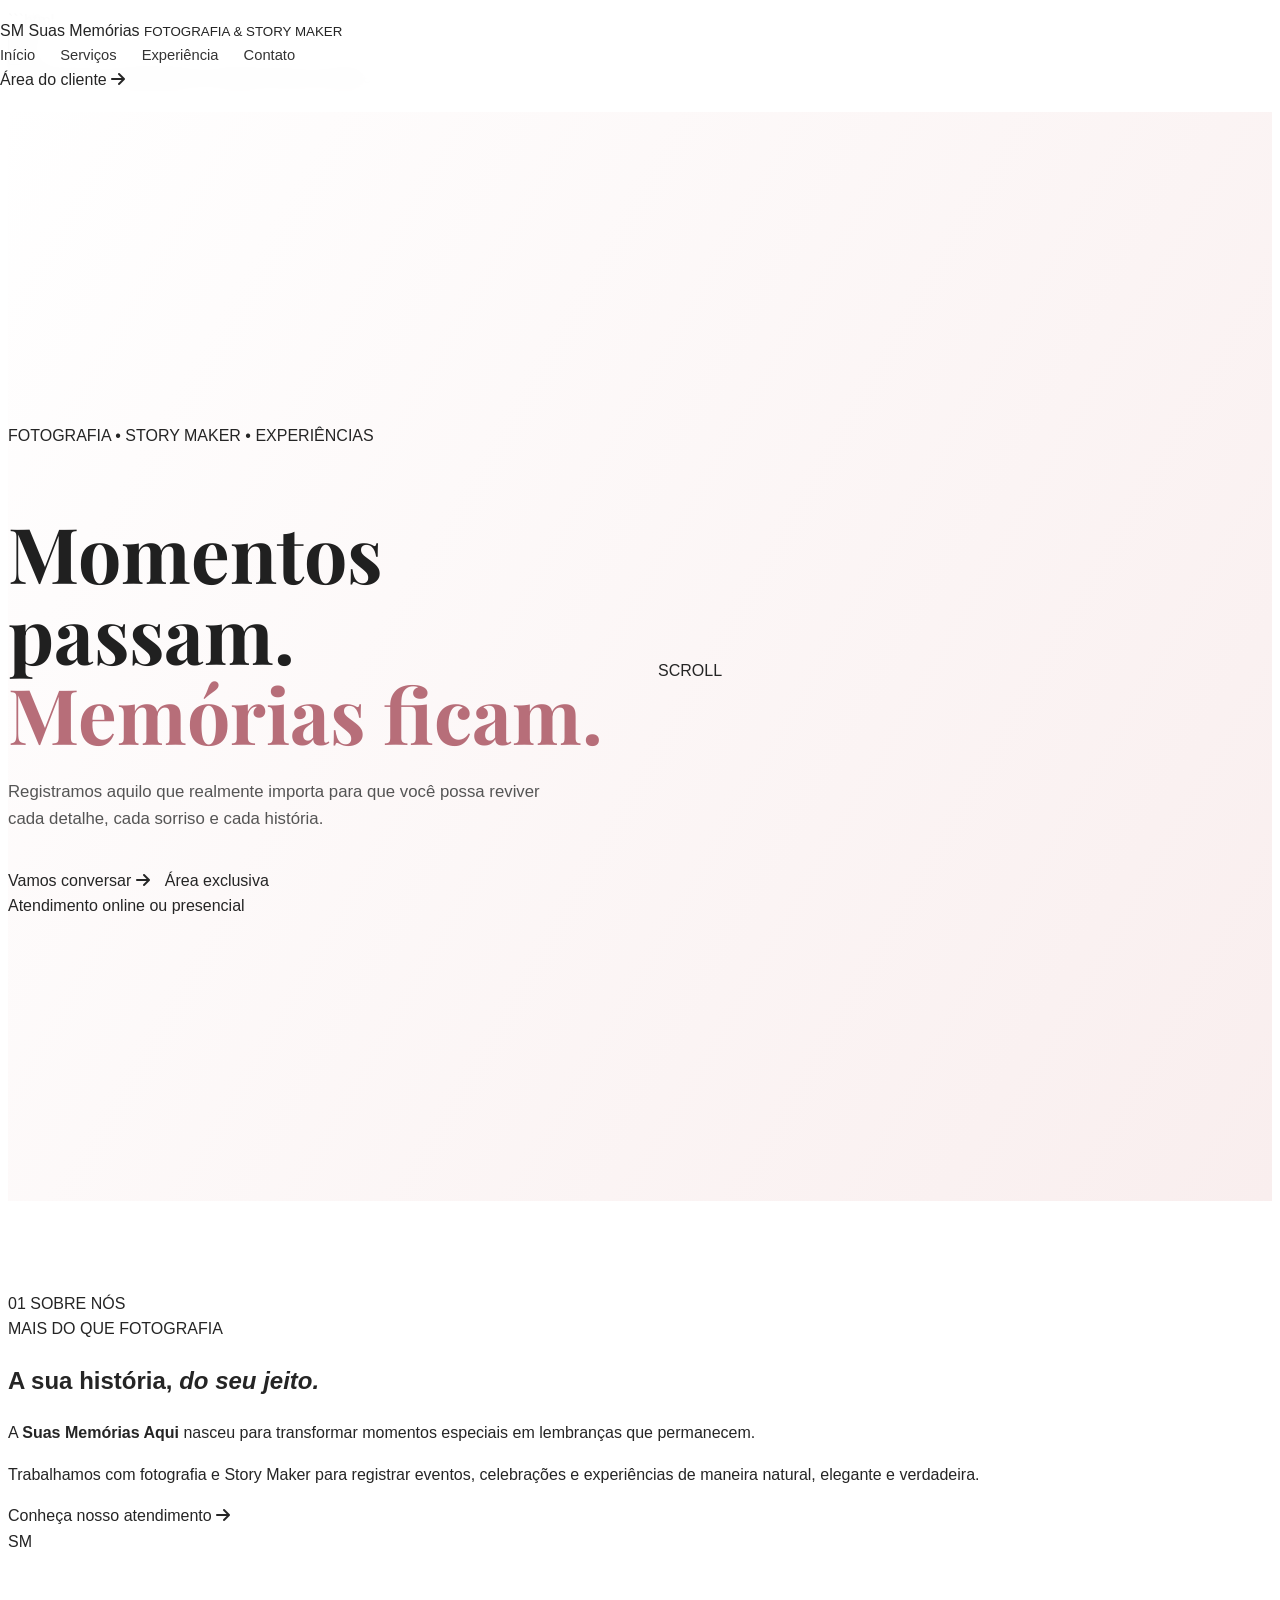
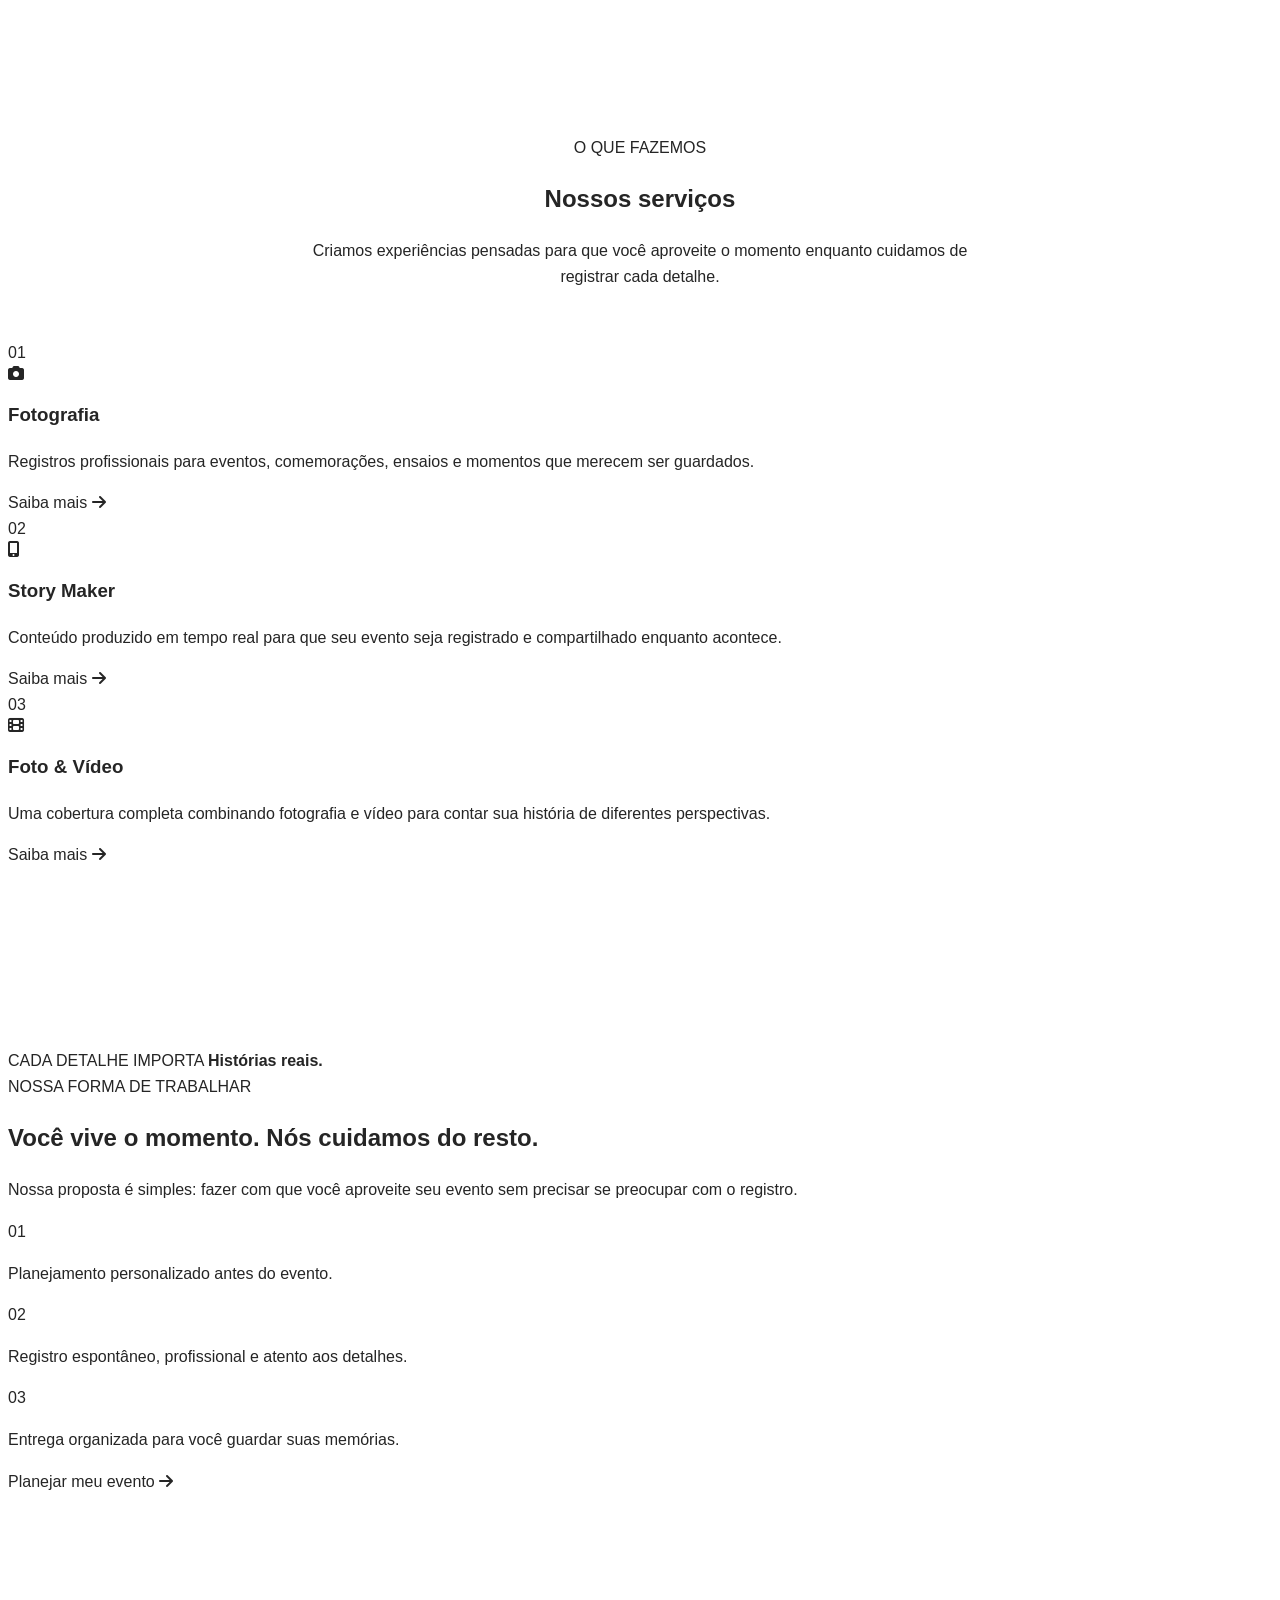
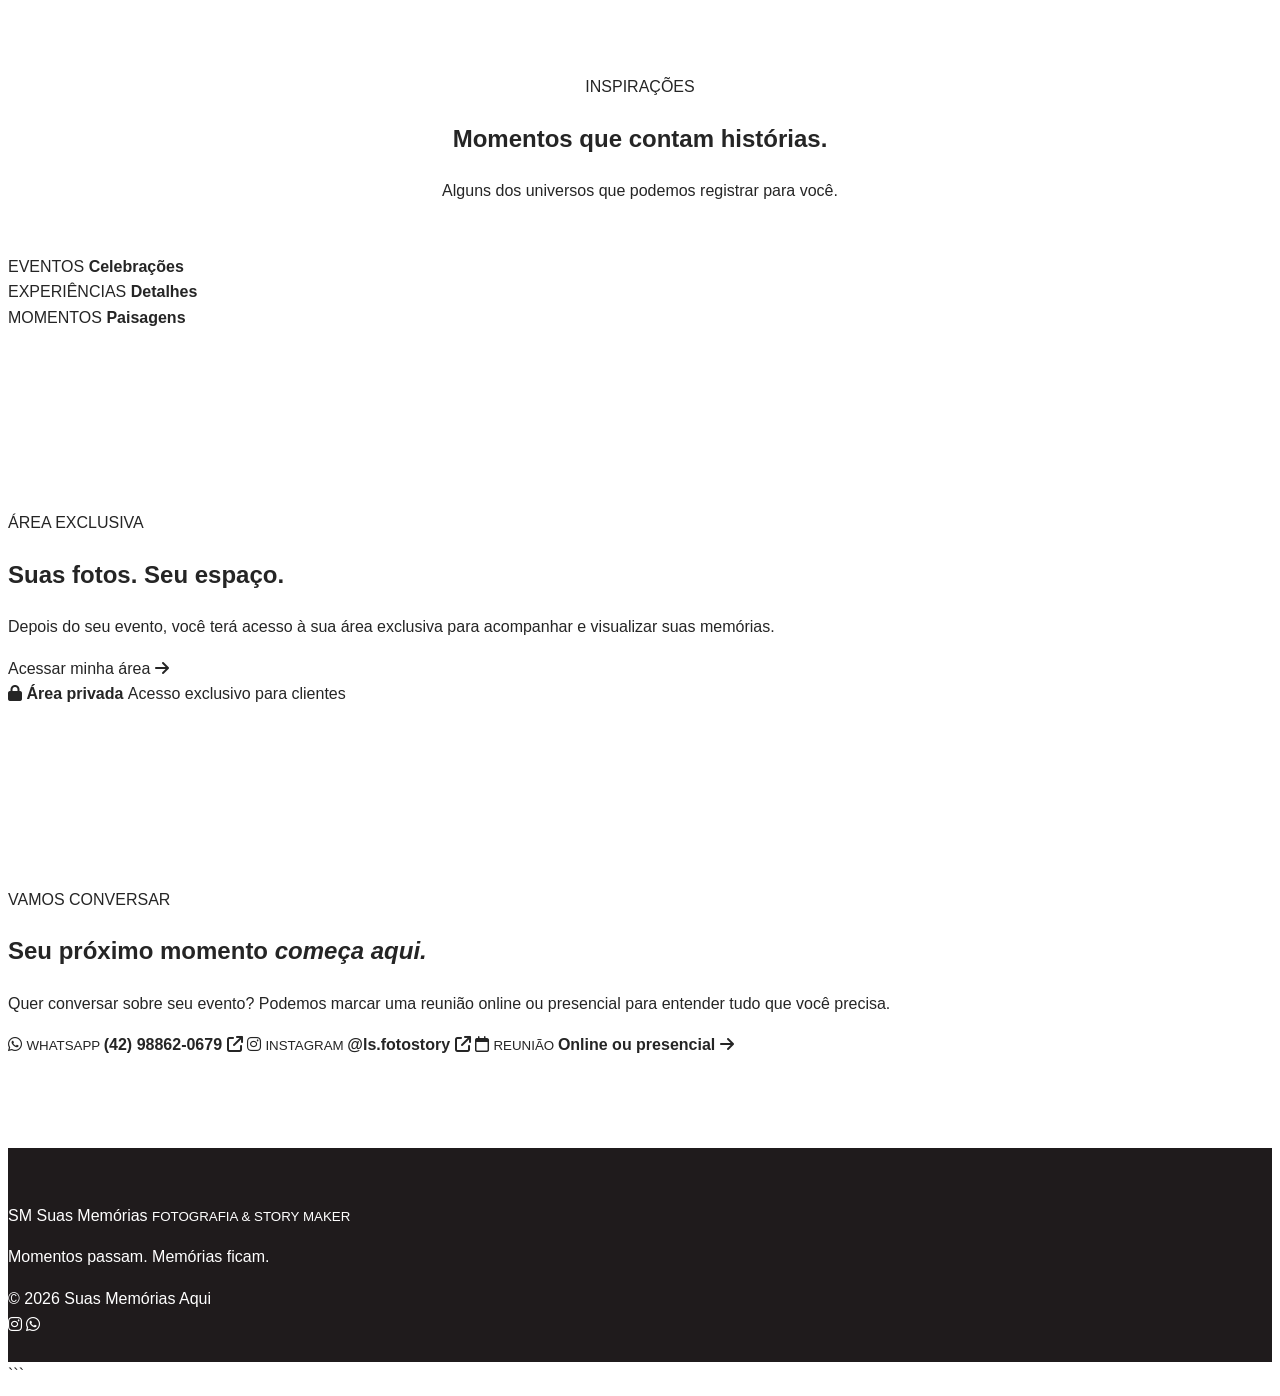
<file: index.html>
```html
<!DOCTYPE html>
<html lang="pt-BR">

<head>

    <meta charset="UTF-8">

    <meta
        name="viewport"
        content="width=device-width, initial-scale=1.0"
    >

    <meta
        name="theme-color"
        content="#20201e"
    >

    <meta
        name="description"
        content="Suas Memórias Aqui — Fotografia e Story Maker para transformar momentos em histórias inesquecíveis."
    >

    <meta
        name="author"
        content="Suas Memórias Aqui"
    >

    <title>
        Suas Memórias Aqui | Fotografia & Story Maker
    </title>


    <!-- =====================================================
         FONTES
    ====================================================== -->

    <link rel="preconnect" href="https://fonts.googleapis.com">

    <link
        rel="preconnect"
        href="https://fonts.gstatic.com"
        crossorigin
    >

    <link
        href="https://fonts.googleapis.com/css2?family=DM+Sans:wght@400;500;600;700;800&family=Playfair+Display:wght@500;600;700&display=swap"
        rel="stylesheet"
    >


    <!-- =====================================================
         ÍCONES
    ====================================================== -->

    <link
        rel="stylesheet"
        href="https://cdnjs.cloudflare.com/ajax/libs/font-awesome/6.5.2/css/all.min.css"
    >


    <!-- =====================================================
         CSS
    ====================================================== -->

    <link
        rel="stylesheet"
        href="css/style.css"
    >

</head>


<body>


    <!-- =====================================================
         HEADER
    ====================================================== -->

    <header
        class="main-header"
        id="mainHeader"
    >

        <a
            href="#inicio"
            class="brand"
        >

            <span class="brand-mark">
                SM
            </span>

            <span class="brand-name">

                Suas Memórias

                <small>
                    FOTOGRAFIA & STORY MAKER
                </small>

            </span>

        </a>


        <!-- MENU DESKTOP -->

        <nav
            class="main-nav"
            id="mainNav"
        >

            <a
                href="#inicio"
                class="nav-link active"
            >
                Início
            </a>

            <a
                href="#servicos"
                class="nav-link"
            >
                Serviços
            </a>

            <a
                href="#experiencia"
                class="nav-link"
            >
                Experiência
            </a>

            <a
                href="#contato"
                class="nav-link"
            >
                Contato
            </a>

        </nav>


        <div class="header-actions">

            <a
                href="login.html"
                class="client-login"
            >

                <span>
                    Área do cliente
                </span>

                <i class="fa-solid fa-arrow-right"></i>

            </a>


            <button
                class="menu-toggle"
                id="menuToggle"
                type="button"
                aria-label="Abrir menu"
            >

                <span></span>
                <span></span>
                <span></span>

            </button>

        </div>

    </header>


    <!-- =====================================================
         MENU MOBILE
    ====================================================== -->

    <div
        class="mobile-menu"
        id="mobileMenu"
    >

        <button
            class="mobile-close"
            id="mobileClose"
            type="button"
            aria-label="Fechar menu"
        >
            ×
        </button>


        <nav>

            <a href="#inicio">
                Início
            </a>

            <a href="#servicos">
                Serviços
            </a>

            <a href="#experiencia">
                Experiência
            </a>

            <a href="#contato">
                Contato
            </a>

            <a
                href="login.html"
                class="mobile-client-link"
            >
                Área do cliente →
            </a>

        </nav>

    </div>


    <!-- =====================================================
         HERO
    ====================================================== -->

    <main>

        <section
            class="hero"
            id="inicio"
        >


            <div class="hero-background">

                <div class="hero-image"></div>

                <div class="hero-overlay"></div>

            </div>


            <div class="hero-content">

                <span class="hero-eyebrow">
                    FOTOGRAFIA • STORY MAKER • EXPERIÊNCIAS
                </span>


                <h1>

                    Momentos passam.
                    <span>
                        Memórias ficam.
                    </span>

                </h1>


                <p>

                    Registramos aquilo que realmente importa
                    para que você possa reviver cada detalhe,
                    cada sorriso e cada história.

                </p>


                <div class="hero-buttons">

                    <a
                        href="contato.html"
                        class="button button-primary"
                    >

                        Vamos conversar

                        <i class="fa-solid fa-arrow-right"></i>

                    </a>


                    <a
                        href="login.html"
                        class="button button-outline"
                    >

                        Área exclusiva

                    </a>

                </div>


                <div class="hero-note">

                    <span class="hero-line"></span>

                    <span>
                        Atendimento online ou presencial
                    </span>

                </div>

            </div>


            <div class="hero-scroll">

                <span>
                    SCROLL
                </span>

                <div></div>

            </div>


        </section>


        <!-- =================================================
             INTRODUÇÃO
        ================================================== -->

        <section
            class="intro-section"
            id="experiencia"
        >

            <div class="intro-label">

                <span>
                    01
                </span>

                <span>
                    SOBRE NÓS
                </span>

            </div>


            <div class="intro-content">

                <span class="section-eyebrow">
                    MAIS DO QUE FOTOGRAFIA
                </span>


                <h2>

                    A sua história,
                    <em>do seu jeito.</em>

                </h2>


                <p class="intro-main-text">

                    A <strong>Suas Memórias Aqui</strong> nasceu
                    para transformar momentos especiais em
                    lembranças que permanecem.

                </p>


                <p>

                    Trabalhamos com fotografia e Story Maker
                    para registrar eventos, celebrações e
                    experiências de maneira natural, elegante
                    e verdadeira.

                </p>


                <a
                    href="contato.html"
                    class="text-link"
                >

                    Conheça nosso atendimento

                    <i class="fa-solid fa-arrow-right"></i>

                </a>

            </div>


            <div class="intro-decoration">

                <div class="decoration-circle">

                    <span>
                        SM
                    </span>

                </div>

            </div>

        </section>


        <!-- =================================================
             SERVIÇOS
        ================================================== -->

        <section
            class="services-section"
            id="servicos"
        >

            <div class="section-header">

                <div>

                    <span class="section-eyebrow">
                        O QUE FAZEMOS
                    </span>

                    <h2>
                        Nossos serviços
                    </h2>

                </div>


                <p>

                    Criamos experiências pensadas para
                    que você aproveite o momento enquanto
                    cuidamos de registrar cada detalhe.

                </p>

            </div>


            <div class="services-grid">


                <!-- SERVIÇO 01 -->

                <article class="service-card">

                    <span class="service-number">
                        01
                    </span>


                    <div class="service-icon">

                        <i class="fa-solid fa-camera"></i>

                    </div>


                    <h3>
                        Fotografia
                    </h3>


                    <p>

                        Registros profissionais para eventos,
                        comemorações, ensaios e momentos que
                        merecem ser guardados.

                    </p>


                    <a href="contato.html">

                        Saiba mais

                        <i class="fa-solid fa-arrow-right"></i>

                    </a>

                </article>


                <!-- SERVIÇO 02 -->

                <article class="service-card featured-service">

                    <span class="service-number">
                        02
                    </span>


                    <div class="service-icon">

                        <i class="fa-solid fa-mobile-screen-button"></i>

                    </div>


                    <h3>
                        Story Maker
                    </h3>


                    <p>

                        Conteúdo produzido em tempo real
                        para que seu evento seja registrado
                        e compartilhado enquanto acontece.

                    </p>


                    <a href="contato.html">

                        Saiba mais

                        <i class="fa-solid fa-arrow-right"></i>

                    </a>

                </article>


                <!-- SERVIÇO 03 -->

                <article class="service-card">

                    <span class="service-number">
                        03
                    </span>


                    <div class="service-icon">

                        <i class="fa-solid fa-film"></i>

                    </div>


                    <h3>
                        Foto & Vídeo
                    </h3>


                    <p>

                        Uma cobertura completa combinando
                        fotografia e vídeo para contar sua
                        história de diferentes perspectivas.

                    </p>


                    <a href="contato.html">

                        Saiba mais

                        <i class="fa-solid fa-arrow-right"></i>

                    </a>

                </article>


            </div>

        </section>


        <!-- =================================================
             EXPERIÊNCIA
        ================================================== -->

        <section class="experience-section">


            <div class="experience-image">

                <div class="experience-overlay"></div>

                <div class="experience-caption">

                    <span>
                        CADA DETALHE IMPORTA
                    </span>

                    <strong>
                        Histórias reais.
                    </strong>

                </div>

            </div>


            <div class="experience-content">

                <span class="section-eyebrow">
                    NOSSA FORMA DE TRABALHAR
                </span>


                <h2>

                    Você vive o momento.
                    <span>
                        Nós cuidamos do resto.
                    </span>

                </h2>


                <p>

                    Nossa proposta é simples: fazer com que
                    você aproveite seu evento sem precisar
                    se preocupar com o registro.

                </p>


                <div class="experience-list">

                    <div>

                        <span>
                            01
                        </span>

                        <p>

                            Planejamento personalizado
                            antes do evento.

                        </p>

                    </div>


                    <div>

                        <span>
                            02
                        </span>

                        <p>

                            Registro espontâneo,
                            profissional e atento aos detalhes.

                        </p>

                    </div>


                    <div>

                        <span>
                            03
                        </span>

                        <p>

                            Entrega organizada para você
                            guardar suas memórias.

                        </p>

                    </div>

                </div>


                <a
                    href="contato.html"
                    class="button button-dark"
                >

                    Planejar meu evento

                    <i class="fa-solid fa-arrow-right"></i>

                </a>

            </div>

        </section>


        <!-- =================================================
             GALERIA VISUAL
        ================================================== -->

        <section class="visual-section">


            <div class="section-header visual-header">

                <div>

                    <span class="section-eyebrow">
                        INSPIRAÇÕES
                    </span>

                    <h2>
                        Momentos que contam histórias.
                    </h2>

                </div>

                <p>

                    Alguns dos universos que podemos
                    registrar para você.

                </p>

            </div>


            <div class="visual-grid">


                <div class="visual-card visual-large">

                    <div
                        class="visual-bg visual-party"
                    ></div>

                    <div class="visual-label">
                        <span>
                            EVENTOS
                        </span>

                        <strong>
                            Celebrações
                        </strong>
                    </div>

                </div>


                <div class="visual-card">

                    <div
                        class="visual-bg visual-food"
                    ></div>

                    <div class="visual-label">
                        <span>
                            EXPERIÊNCIAS
                        </span>

                        <strong>
                            Detalhes
                        </strong>
                    </div>

                </div>


                <div class="visual-card">

                    <div
                        class="visual-bg visual-landscape"
                    ></div>

                    <div class="visual-label">
                        <span>
                            MOMENTOS
                        </span>

                        <strong>
                            Paisagens
                        </strong>
                    </div>

                </div>


            </div>

        </section>


        <!-- =================================================
             ÁREA DO CLIENTE
        ================================================== -->

        <section class="client-section">


            <div class="client-content">

                <span class="section-eyebrow">
                    ÁREA EXCLUSIVA
                </span>


                <h2>

                    Suas fotos.
                    <span>
                        Seu espaço.
                    </span>

                </h2>


                <p>

                    Depois do seu evento, você terá acesso
                    à sua área exclusiva para acompanhar
                    e visualizar suas memórias.

                </p>


                <a
                    href="login.html"
                    class="button button-light"
                >

                    Acessar minha área

                    <i class="fa-solid fa-arrow-right"></i>

                </a>

            </div>


            <div class="client-decoration">

                <div class="client-card">

                    <i class="fa-solid fa-lock"></i>

                    <strong>
                        Área privada
                    </strong>

                    <span>
                        Acesso exclusivo para clientes
                    </span>

                </div>

            </div>

        </section>


        <!-- =================================================
             CONTATO
        ================================================== -->

        <section
            class="contact-section"
            id="contato"
        >


            <div class="contact-intro">

                <span class="section-eyebrow">
                    VAMOS CONVERSAR
                </span>


                <h2>

                    Seu próximo momento
                    <em>começa aqui.</em>

                </h2>


                <p>

                    Quer conversar sobre seu evento?
                    Podemos marcar uma reunião online
                    ou presencial para entender tudo
                    que você precisa.

                </p>

            </div>


            <div class="contact-options">


                <a
                    href="https://wa.me/5542988620679"
                    target="_blank"
                    rel="noopener noreferrer"
                    class="contact-option"
                >

                    <span class="contact-icon">

                        <i class="fa-brands fa-whatsapp"></i>

                    </span>


                    <span>

                        <small>
                            WHATSAPP
                        </small>

                        <strong>
                            (42) 98862-0679
                        </strong>

                    </span>


                    <i class="fa-solid fa-arrow-up-right-from-square"></i>

                </a>


                <a
                    href="https://www.instagram.com/ls.fotostory/"
                    target="_blank"
                    rel="noopener noreferrer"
                    class="contact-option"
                >

                    <span class="contact-icon">

                        <i class="fa-brands fa-instagram"></i>

                    </span>


                    <span>

                        <small>
                            INSTAGRAM
                        </small>

                        <strong>
                            @ls.fotostory
                        </strong>

                    </span>


                    <i class="fa-solid fa-arrow-up-right-from-square"></i>

                </a>


                <a
                    href="contato.html"
                    class="contact-option"
                >

                    <span class="contact-icon">

                        <i class="fa-regular fa-calendar"></i>

                    </span>


                    <span>

                        <small>
                            REUNIÃO
                        </small>

                        <strong>
                            Online ou presencial
                        </strong>

                    </span>


                    <i class="fa-solid fa-arrow-right"></i>

                </a>


            </div>

        </section>


    </main>


    <!-- =====================================================
         FOOTER
    ====================================================== -->

    <footer class="main-footer">


        <div class="footer-brand">

            <a
                href="#inicio"
                class="brand"
            >

                <span class="brand-mark">
                    SM
                </span>

                <span class="brand-name">

                    Suas Memórias

                    <small>
                        FOTOGRAFIA & STORY MAKER
                    </small>

                </span>

            </a>

        </div>


        <div class="footer-center">

            <p>
                Momentos passam. Memórias ficam.
            </p>

            <span>
                © 2026 Suas Memórias Aqui
            </span>

        </div>


        <div class="footer-social">

            <a
                href="https://www.instagram.com/ls.fotostory/"
                target="_blank"
                rel="noopener noreferrer"
                aria-label="Instagram"
            >

                <i class="fa-brands fa-instagram"></i>

            </a>


            <a
                href="https://wa.me/5542988620679"
                target="_blank"
                rel="noopener noreferrer"
                aria-label="WhatsApp"
            >

                <i class="fa-brands fa-whatsapp"></i>

            </a>

        </div>


    </footer>


    <!-- =====================================================
         JAVASCRIPT
    ====================================================== -->

    <script src="js/script.js"></script>


</body>

</html>
```
</file>
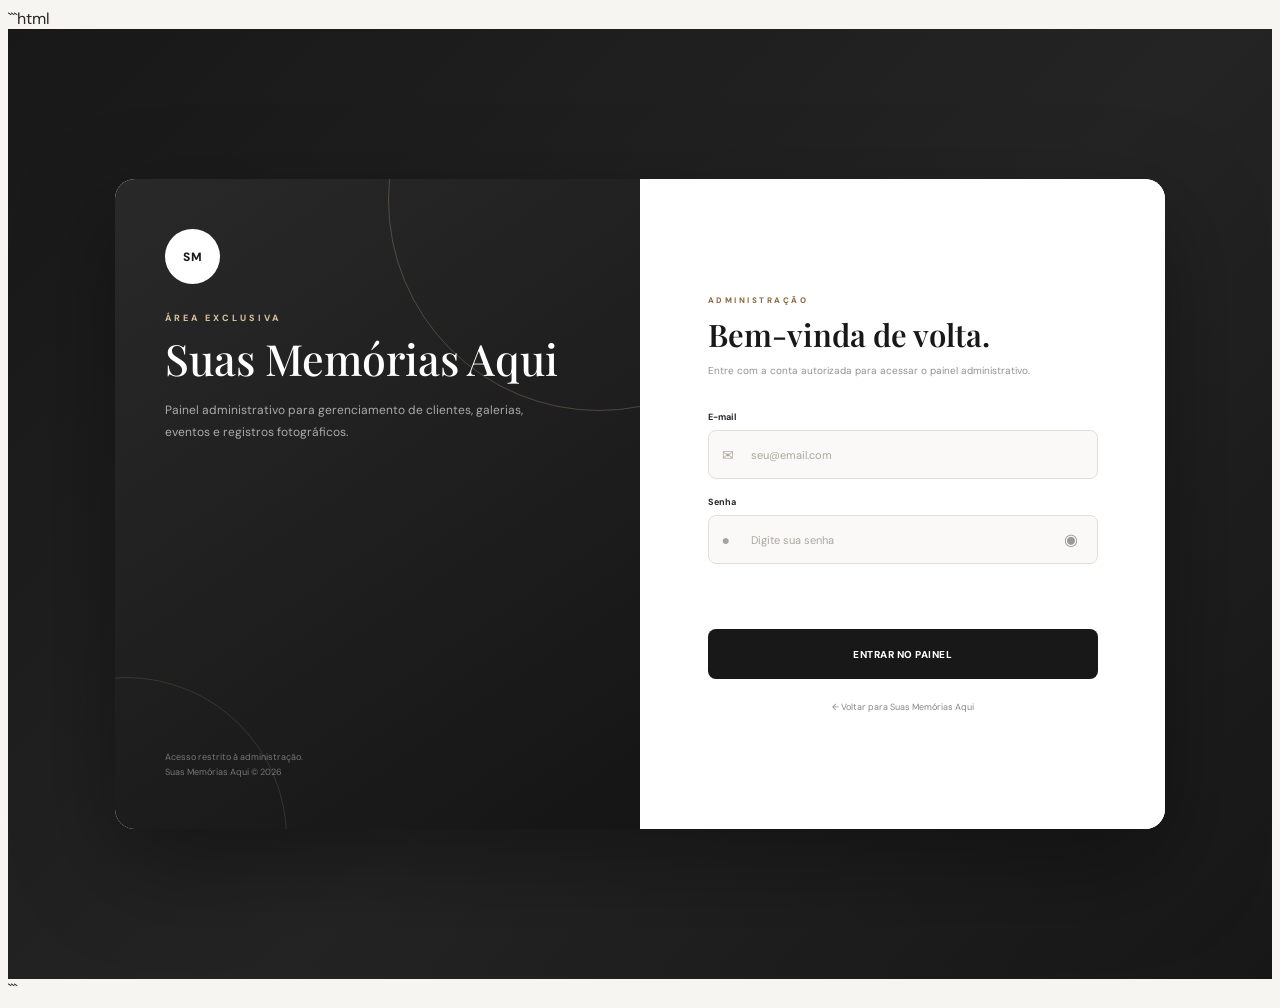
<file: admin-login.html>
```html
<!DOCTYPE html>
<html lang="pt-BR">

<head>

    <meta charset="UTF-8">

    <meta
        name="viewport"
        content="width=device-width, initial-scale=1.0"
    >

    <meta
        name="description"
        content="Área administrativa — Suas Memórias Aqui"
    >

    <title>
        Administração | Suas Memórias Aqui
    </title>


    <!-- =====================================================
         GOOGLE FONTS
    ====================================================== -->

    <link rel="preconnect" href="https://fonts.googleapis.com">

    <link
        rel="preconnect"
        href="https://fonts.gstatic.com"
        crossorigin
    >

    <link
        href="https://fonts.googleapis.com/css2?family=DM+Sans:wght@400;500;600;700&family=Playfair+Display:wght@500;600;700&display=swap"
        rel="stylesheet"
    >


    <!-- =====================================================
         CSS
    ====================================================== -->

    <link
        rel="stylesheet"
        href="css/login.css"
    >


    <style>

        /* =================================================
           ADMIN LOGIN
        ================================================= */

        .admin-login-page {

            min-height: 100vh;

            display: flex;

            align-items: center;
            justify-content: center;

            padding: 25px;

            background:
                linear-gradient(
                    135deg,
                    #181818 0%,
                    #242424 55%,
                    #171717 100%
                );

        }


        .admin-login-wrapper {

            width:
                min(1050px, 100%);

            min-height: 650px;

            display: grid;

            grid-template-columns:
                1fr 1fr;

            overflow: hidden;

            border-radius: 20px;

            background: #ffffff;

            box-shadow:
                0 35px 100px
                rgba(0, 0, 0, 0.35);

        }


        /* =================================================
           LADO ESQUERDO
        ================================================= */

        .admin-login-brand {

            position: relative;

            display: flex;

            flex-direction: column;

            justify-content: space-between;

            padding: 50px;

            overflow: hidden;

            background:
                linear-gradient(
                    145deg,
                    #292929,
                    #151515
                );

            color: #ffffff;

        }


        .admin-login-brand::before {

            content: "";

            position: absolute;

            width: 420px;
            height: 420px;

            top: -190px;
            right: -170px;

            border:
                1px solid
                rgba(217, 193, 155, 0.25);

            border-radius: 50%;

        }


        .admin-login-brand::after {

            content: "";

            position: absolute;

            width: 320px;
            height: 320px;

            bottom: -170px;
            left: -150px;

            border:
                1px solid
                rgba(217, 193, 155, 0.15);

            border-radius: 50%;

        }


        .admin-brand-content {

            position: relative;

            z-index: 2;

        }


        .admin-brand-logo {

            width: 55px;
            height: 55px;

            display: flex;

            align-items: center;
            justify-content: center;

            margin-bottom: 28px;

            border-radius: 50%;

            background: #ffffff;

            color: #181818;

            font-size: 12px;

            font-weight: 800;

            letter-spacing: 1px;

        }


        .admin-brand-content > span {

            display: block;

            margin-bottom: 10px;

            color: #d9c19b;

            font-size: 9px;

            font-weight: 800;

            letter-spacing: 3px;

            text-transform: uppercase;

        }


        .admin-brand-content h1 {

            max-width: 400px;

            margin: 0;

            font-family:
                "Playfair Display",
                serif;

            font-size: 43px;

            font-weight: 500;

            line-height: 1.12;

        }


        .admin-brand-content p {

            max-width: 390px;

            margin-top: 18px;

            color:
                rgba(255, 255, 255, 0.62);

            font-size: 12px;

            line-height: 1.8;

        }


        .admin-brand-footer {

            position: relative;

            z-index: 2;

            color:
                rgba(255, 255, 255, 0.4);

            font-size: 9px;

            line-height: 1.6;

        }


        /* =================================================
           LADO DIREITO
        ================================================= */

        .admin-login-form-area {

            display: flex;

            align-items: center;
            justify-content: center;

            padding: 50px;

            background: #ffffff;

        }


        .admin-login-form-wrapper {

            width:
                min(390px, 100%);

        }


        .admin-login-heading {

            margin-bottom: 32px;

        }


        .admin-login-heading > span {

            display: block;

            margin-bottom: 8px;

            color: #8b683e;

            font-size: 8px;

            font-weight: 800;

            letter-spacing: 2.5px;

            text-transform: uppercase;

        }


        .admin-login-heading h2 {

            margin: 0;

            font-family:
                "Playfair Display",
                serif;

            color: #181818;

            font-size: 31px;

            font-weight: 600;

        }


        .admin-login-heading p {

            margin-top: 8px;

            color: #929292;

            font-size: 10px;

            line-height: 1.6;

        }


        /* =================================================
           FORMULÁRIO
        ================================================= */

        .admin-login-form {

            display: flex;

            flex-direction: column;

            gap: 17px;

        }


        .admin-login-field {

            display: flex;

            flex-direction: column;

            gap: 7px;

        }


        .admin-login-field label {

            color: #252525;

            font-size: 9px;

            font-weight: 700;

        }


        .admin-input-wrapper {

            position: relative;

        }


        .admin-input-wrapper > span {

            position: absolute;

            top: 50%;
            left: 14px;

            transform:
                translateY(-50%);

            color: #a8a49d;

            font-size: 14px;

            pointer-events: none;

        }


        .admin-login-field input {

            width: 100%;

            height: 49px;

            padding:
                0 14px 0 42px;

            border:
                1px solid #e3dfd7;

            border-radius: 8px;

            outline: none;

            background: #faf9f7;

            color: #1c1c1c;

            font-size: 11px;

            transition:
                border-color .2s ease,
                box-shadow .2s ease;

        }


        .admin-login-field input:focus {

            border-color: #b18a55;

            box-shadow:
                0 0 0 3px
                rgba(177, 138, 85, .10);

        }


        .admin-login-field input::placeholder {

            color: #aaa7a0;

        }


        /* =================================================
           SENHA
        ================================================= */

        .password-wrapper {

            position: relative;

        }


        .password-wrapper input {

            padding-right: 45px;

        }


        .toggle-password {

            position: absolute;

            top: 50%;
            right: 12px;

            transform:
                translateY(-50%);

            width: 30px;
            height: 30px;

            display: flex;

            align-items: center;
            justify-content: center;

            border: none;

            background: transparent;

            color: #999;

            cursor: pointer;

        }


        .toggle-password:hover {

            color: #8b683e;

        }


        /* =================================================
           BOTÃO
        ================================================= */

        .admin-login-button {

            width: 100%;

            height: 50px;

            margin-top: 5px;

            border: none;

            border-radius: 8px;

            background: #181818;

            color: #ffffff;

            font-size: 10px;

            font-weight: 800;

            letter-spacing: .5px;

            cursor: pointer;

            transition:
                background .25s ease,
                transform .25s ease;

        }


        .admin-login-button:hover {

            background: #8b683e;

            transform:
                translateY(-2px);

        }


        .admin-login-button:disabled {

            opacity: .6;

            cursor: not-allowed;

            transform: none;

        }


        /* =================================================
           MENSAGEM
        ================================================= */

        .admin-login-message {

            min-height: 22px;

            margin-top: 4px;

            font-size: 10px;

            line-height: 1.5;

            text-align: center;

        }


        .admin-login-message.error {

            color: #a84f4f;

        }


        .admin-login-message.success {

            color: #4e8562;

        }


        /* =================================================
           VOLTAR
        ================================================= */

        .admin-back-link {

            display: flex;

            justify-content: center;

            margin-top: 22px;

            color: #888;

            font-size: 9px;

            transition: .2s ease;

        }


        .admin-back-link:hover {

            color: #8b683e;

        }


        /* =================================================
           RESPONSIVIDADE
        ================================================= */

        @media (max-width: 800px) {

            .admin-login-page {

                padding: 15px;

            }


            .admin-login-wrapper {

                grid-template-columns: 1fr;

                min-height: auto;

            }


            .admin-login-brand {

                min-height: 280px;

                padding: 35px;

            }


            .admin-brand-content h1 {

                font-size: 35px;

            }


            .admin-brand-footer {

                display: none;

            }


            .admin-login-form-area {

                padding: 40px 30px;

            }

        }


        @media (max-width: 480px) {

            .admin-login-brand {

                min-height: 240px;

                padding: 28px;

            }


            .admin-brand-logo {

                width: 48px;
                height: 48px;

                margin-bottom: 20px;

            }


            .admin-brand-content h1 {

                font-size: 30px;

            }


            .admin-brand-content p {

                margin-top: 12px;

                font-size: 10px;

            }


            .admin-login-form-area {

                padding:
                    35px 22px;

            }


            .admin-login-heading h2 {

                font-size: 27px;

            }

        }

    </style>

</head>


<body>


    <!-- =====================================================
         PÁGINA
    ====================================================== -->

    <main class="admin-login-page">


        <section
            class="admin-login-wrapper"
            aria-label="Login administrativo"
        >


            <!-- =============================================
                 MARCA
            ============================================== -->

            <div class="admin-login-brand">


                <div class="admin-brand-content">


                    <div class="admin-brand-logo">
                        SM
                    </div>


                    <span>
                        Área exclusiva
                    </span>


                    <h1>
                        Suas Memórias Aqui
                    </h1>


                    <p>
                        Painel administrativo para
                        gerenciamento de clientes,
                        galerias, eventos e registros
                        fotográficos.
                    </p>


                </div>


                <div class="admin-brand-footer">

                    Acesso restrito à administração.<br>

                    Suas Memórias Aqui ©
                    <span id="currentYear"></span>

                </div>


            </div>


            <!-- =============================================
                 FORMULÁRIO
            ============================================== -->

            <div class="admin-login-form-area">


                <div
                    class="admin-login-form-wrapper"
                >


                    <div class="admin-login-heading">

                        <span>
                            Administração
                        </span>

                        <h2>
                            Bem-vinda de volta.
                        </h2>

                        <p>
                            Entre com a conta
                            autorizada para acessar
                            o painel administrativo.
                        </p>

                    </div>


                    <form
                        id="adminLoginForm"
                        class="admin-login-form"
                    >


                        <!-- =================================
                             E-MAIL
                        ================================== -->

                        <div
                            class="admin-login-field"
                        >

                            <label
                                for="adminEmail"
                            >
                                E-mail
                            </label>


                            <div
                                class="admin-input-wrapper"
                            >

                                <span>
                                    ✉
                                </span>


                                <input
                                    type="email"
                                    id="adminEmail"
                                    name="email"
                                    placeholder="seu@email.com"
                                    autocomplete="email"
                                    required
                                >

                            </div>

                        </div>


                        <!-- =================================
                             SENHA
                        ================================== -->

                        <div
                            class="admin-login-field"
                        >

                            <label
                                for="adminPassword"
                            >
                                Senha
                            </label>


                            <div
                                class="admin-input-wrapper password-wrapper"
                            >

                                <span>
                                    ●
                                </span>


                                <input
                                    type="password"
                                    id="adminPassword"
                                    name="password"
                                    placeholder="Digite sua senha"
                                    autocomplete="current-password"
                                    required
                                >


                                <button
                                    type="button"
                                    id="toggleAdminPassword"
                                    class="toggle-password"
                                    aria-label="Mostrar senha"
                                >
                                    ◉
                                </button>

                            </div>

                        </div>


                        <!-- =================================
                             MENSAGEM
                        ================================== -->

                        <div
                            id="adminLoginMessage"
                            class="admin-login-message"
                            aria-live="polite"
                        ></div>


                        <!-- =================================
                             ENTRAR
                        ================================== -->

                        <button
                            type="submit"
                            id="adminLoginButton"
                            class="admin-login-button"
                        >
                            ENTRAR NO PAINEL
                        </button>


                    </form>


                    <!-- =====================================
                         VOLTAR
                    ====================================== -->

                    <a
                        href="index.html"
                        class="admin-back-link"
                    >
                        ← Voltar para Suas Memórias Aqui
                    </a>


                </div>

            </div>

        </section>

    </main>


    <!-- =====================================================
         ANO
    ====================================================== -->

    <script>

        document.getElementById(
            "currentYear"
        ).textContent =
            new Date().getFullYear();

    </script>


    <!-- =====================================================
         JAVASCRIPT DO LOGIN
    ====================================================== -->

    <script
        type="module"
        src="js/admin-login.js"
    ></script>


</body>

</html>
```
</file>
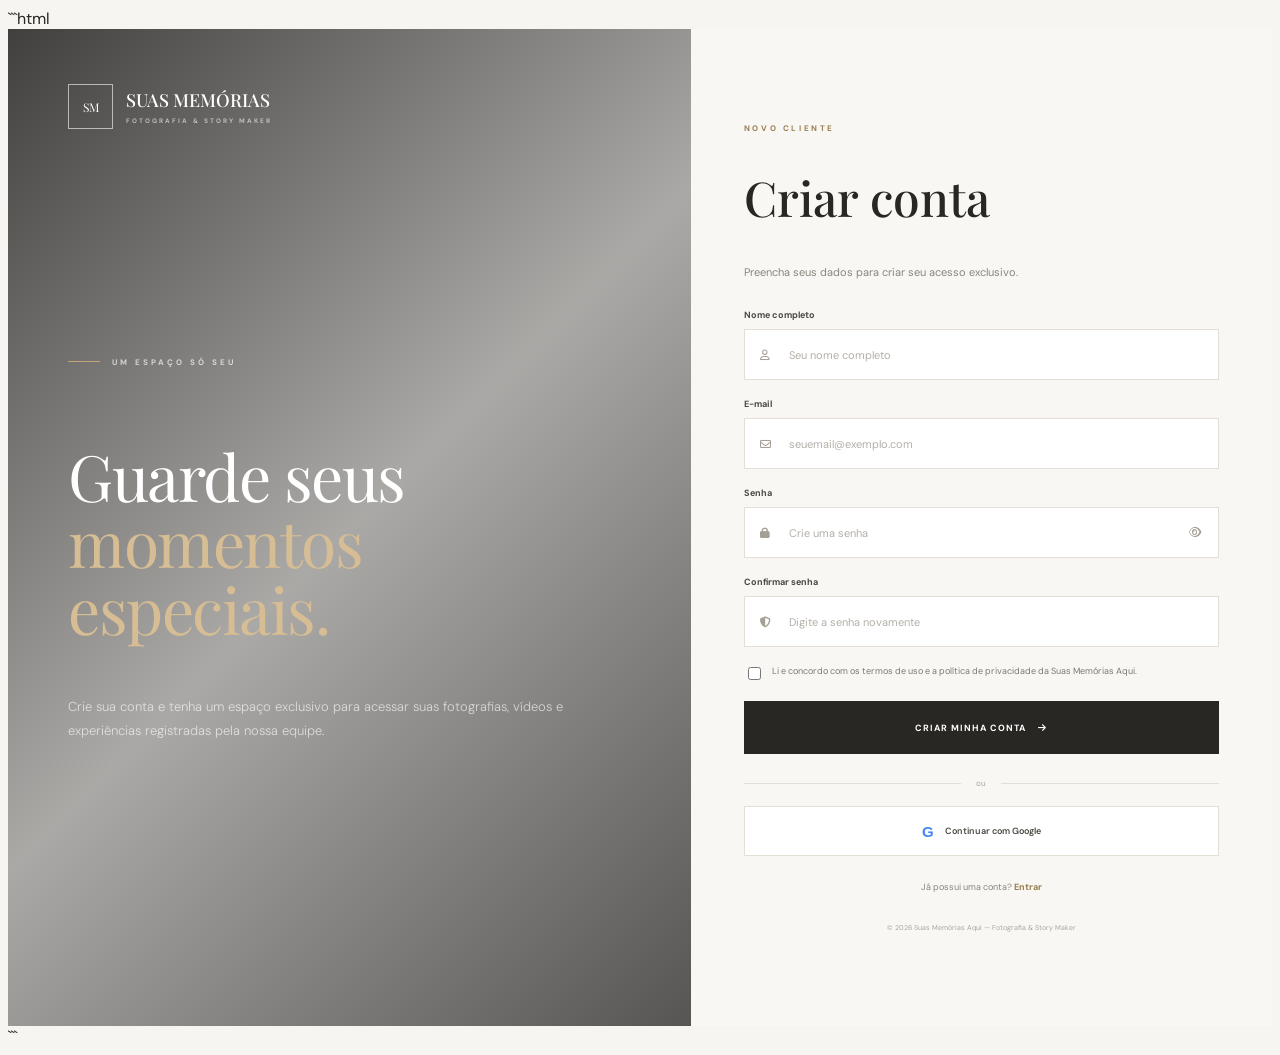
<file: cadastro.html>
```html
<!DOCTYPE html>
<html lang="pt-BR">

<head>

    <meta charset="UTF-8">

    <meta
        name="viewport"
        content="width=device-width, initial-scale=1.0"
    >

    <meta
        name="description"
        content="Crie sua conta no Suas Memórias Aqui e tenha acesso às suas fotografias e memórias."
    >

    <meta
        name="theme-color"
        content="#292724"
    >

    <title>
        Criar conta | Suas Memórias Aqui
    </title>


    <!-- FONTES -->

    <link
        rel="preconnect"
        href="https://fonts.googleapis.com"
    >

    <link
        rel="preconnect"
        href="https://fonts.gstatic.com"
        crossorigin
    >

    <link
        href="https://fonts.googleapis.com/css2?family=DM+Sans:wght@300;400;500;600;700&family=Playfair+Display:wght@400;500;600&display=swap"
        rel="stylesheet"
    >


    <!-- ÍCONES -->

    <link
        rel="stylesheet"
        href="https://cdnjs.cloudflare.com/ajax/libs/font-awesome/6.7.2/css/all.min.css"
    >


    <!-- CSS -->

    <link
        rel="stylesheet"
        href="css/login.css"
    >

    <style>

        .register-page {
            min-height: 100vh;
            display: grid;
            grid-template-columns: 1.08fr 0.92fr;
            background: #f8f7f4;
        }

        .register-visual {
            position: relative;
            min-height: 100vh;
            overflow: hidden;
            color: #fff;
        }

        .register-image {
            position: absolute;
            inset: 0;
            background-image:
                url("https://images.unsplash.com/photo-1519225421980-715cb0215aed?auto=format&fit=crop&w=2200&q=90");
            background-size: cover;
            background-position: center;
        }

        .register-overlay {
            position: absolute;
            inset: 0;
            background:
                linear-gradient(
                    135deg,
                    rgba(25,23,21,.82),
                    rgba(25,23,21,.35),
                    rgba(25,23,21,.72)
                );
        }

        .register-visual-content {
            position: relative;
            z-index: 2;
            min-height: 100vh;
            display: flex;
            flex-direction: column;
            justify-content: space-between;
            padding: 55px 60px 42px;
        }

        .register-brand {
            display: flex;
            align-items: center;
            gap: 13px;
        }

        .register-mark {
            width: 43px;
            height: 43px;
            display: flex;
            align-items: center;
            justify-content: center;
            border: 1px solid rgba(255,255,255,.6);
            font-family: "Playfair Display", Georgia, serif;
            font-size: 12px;
        }

        .register-brand strong {
            display: block;
            font-family: "Playfair Display", Georgia, serif;
            font-size: 18px;
            font-weight: 500;
        }

        .register-brand small {
            display: block;
            margin-top: 5px;
            color: rgba(255,255,255,.58);
            font-size: 6.5px;
            font-weight: 700;
            letter-spacing: 2px;
        }

        .register-message {
            max-width: 580px;
            margin: auto 0;
            padding: 70px 0;
        }

        .register-message span {
            display: inline-flex;
            align-items: center;
            gap: 12px;
            margin-bottom: 23px;
            color: rgba(255,255,255,.68);
            font-size: 8px;
            font-weight: 700;
            letter-spacing: 3px;
        }

        .register-message span::before {
            content: "";
            width: 32px;
            height: 1px;
            background: #c2a77a;
        }

        .register-message h1 {
            font-family: "Playfair Display", Georgia, serif;
            font-size: clamp(42px, 5vw, 68px);
            font-weight: 400;
            line-height: 1.04;
            letter-spacing: -1.5px;
        }

        .register-message h1 em {
            display: block;
            color: #d6bd94;
            font-style: normal;
        }

        .register-message p {
            max-width: 500px;
            margin-top: 25px;
            color: rgba(255,255,255,.66);
            font-size: 13px;
            line-height: 1.85;
            font-weight: 300;
        }

        .register-panel {
            min-height: 100vh;
            display: flex;
            align-items: center;
            justify-content: center;
            overflow-y: auto;
        }

        .register-container {
            width: min(100% - 90px, 475px);
            padding: 50px 0;
        }

        .register-heading {
            margin-bottom: 28px;
        }

        .register-eyebrow {
            display: block;
            margin-bottom: 13px;
            color: #9b7d4e;
            font-size: 8px;
            font-weight: 700;
            letter-spacing: 2.6px;
        }

        .register-heading h2 {
            font-family: "Playfair Display", Georgia, serif;
            font-size: clamp(36px, 4vw, 48px);
            font-weight: 500;
            line-height: 1.05;
            color: #292724;
        }

        .register-heading p {
            margin-top: 13px;
            color: #8a857d;
            font-size: 11px;
            line-height: 1.7;
        }

        .register-form {
            display: flex;
            flex-direction: column;
            gap: 18px;
        }

        .register-group {
            display: flex;
            flex-direction: column;
            gap: 8px;
        }

        .register-group label {
            color: #4c4842;
            font-size: 9px;
            font-weight: 700;
        }

        .register-input {
            position: relative;
        }

        .register-input i {
            position: absolute;
            left: 16px;
            top: 50%;
            transform: translateY(-50%);
            color: #a59f96;
            font-size: 11px;
        }

        .register-input input {
            width: 100%;
            height: 51px;
            padding: 0 16px 0 44px;
            border: 1px solid #e3dfd7;
            outline: none;
            background: #fff;
            color: #292724;
            font-size: 11px;
        }

        .register-input input:focus {
            border-color: #b79b70;
            box-shadow: 0 0 0 3px rgba(155,125,78,.08);
        }

        .register-input input::placeholder {
            color: #b4afa8;
        }

        .password-wrapper input {
            padding-right: 45px;
        }

        .password-toggle {
            position: absolute;
            right: 4px;
            top: 4px;
            width: 42px;
            height: 42px;
            border: 0;
            background: transparent;
            color: #a29c94;
        }

        .password-toggle:hover {
            color: #292724;
        }

        .password-strength {
            display: none;
            margin-top: 3px;
        }

        .password-strength.show {
            display: block;
        }

        .strength-bar {
            width: 100%;
            height: 3px;
            background: #e7e2da;
            overflow: hidden;
        }

        .strength-fill {
            width: 0;
            height: 100%;
            transition: width .25s ease;
        }

        .strength-text {
            display: block;
            margin-top: 5px;
            color: #928b82;
            font-size: 8px;
        }

        .register-check {
            display: flex;
            align-items: flex-start;
            gap: 8px;
            color: #7d776f;
            font-size: 9px;
            line-height: 1.5;
        }

        .register-check input {
            margin-top: 2px;
            accent-color: #292724;
        }

        .register-check a {
            color: #9b7d4e;
            font-weight: 700;
        }

        .register-button {
            width: 100%;
            min-height: 53px;
            display: flex;
            align-items: center;
            justify-content: center;
            gap: 12px;
            border: 1px solid #292724;
            background: #292724;
            color: #fff;
            font-size: 9px;
            font-weight: 700;
            letter-spacing: 1px;
            text-transform: uppercase;
            transition: .2s ease;
        }

        .register-button:hover {
            background: #403b35;
            transform: translateY(-1px);
        }

        .register-button:disabled {
            opacity: .6;
            cursor: not-allowed;
            transform: none;
        }

        .register-google {
            width: 100%;
            min-height: 50px;
            display: flex;
            align-items: center;
            justify-content: center;
            gap: 11px;
            margin-top: 18px;
            border: 1px solid #e3dfd7;
            background: #fff;
            color: #4c4842;
            font-size: 9px;
            font-weight: 600;
        }

        .register-google:hover {
            background: #fcfbf9;
            border-color: #cbc4b9;
        }

        .register-google-icon {
            color: #4285f4;
            font-family: Arial, sans-serif;
            font-size: 15px;
            font-weight: 700;
        }

        .register-divider {
            display: flex;
            align-items: center;
            gap: 15px;
            margin: 24px 0 0;
            color: #aaa49c;
            font-size: 8px;
            white-space: nowrap;
        }

        .register-divider::before,
        .register-divider::after {
            content: "";
            flex: 1;
            height: 1px;
            background: #e3dfd7;
        }

        .register-login {
            margin-top: 25px;
            text-align: center;
            color: #89837b;
            font-size: 9px;
        }

        .register-login a {
            color: #9b7d4e;
            font-weight: 700;
        }

        .register-message-box {
            display: none;
            align-items: center;
            gap: 9px;
            padding: 12px 14px;
            margin-bottom: 18px;
            font-size: 10px;
            line-height: 1.5;
        }

        .register-message-box.show {
            display: flex;
        }

        .register-message-box.error {
            background: #fff5f4;
            border: 1px solid #ead2d0;
            color: #a6534f;
        }

        .register-message-box.success {
            background: #f4faf2;
            border: 1px solid #d5e4d1;
            color: #63815e;
        }

        .register-footer {
            margin-top: 30px;
            text-align: center;
            color: #aaa49c;
            font-size: 7px;
        }

        @media (max-width: 800px) {

            .register-page {
                grid-template-columns: 1fr;
            }

            .register-visual {
                display: none;
            }

            .register-panel {
                min-height: 100vh;
                align-items: flex-start;
            }

            .register-container {
                width: min(100% - 40px, 500px);
                margin: auto;
                padding: 35px 0;
            }

        }

        @media (max-width: 500px) {

            .register-container {
                width: calc(100% - 30px);
            }

            .register-heading h2 {
                font-size: 37px;
            }

        }

    </style>

</head>


<body>


<main class="register-page">


    <!-- =====================================================
         VISUAL
    ====================================================== -->

    <section class="register-visual">

        <div class="register-image"></div>

        <div class="register-overlay"></div>


        <div class="register-visual-content">

            <div class="register-brand">

                <div class="register-mark">
                    SM
                </div>

                <div>

                    <strong>
                        SUAS MEMÓRIAS
                    </strong>

                    <small>
                        FOTOGRAFIA &amp; STORY MAKER
                    </small>

                </div>

            </div>


            <div class="register-message">

                <span>
                    UM ESPAÇO SÓ SEU
                </span>

                <h1>
                    Guarde seus
                    <em>momentos especiais.</em>
                </h1>

                <p>
                    Crie sua conta e tenha um espaço
                    exclusivo para acessar suas
                    fotografias, vídeos e experiências
                    registradas pela nossa equipe.
                </p>

            </div>

        </div>

    </section>


    <!-- =====================================================
         CADASTRO
    ====================================================== -->

    <section class="register-panel">

        <div class="register-container">


            <div class="register-heading">

                <span class="register-eyebrow">
                    NOVO CLIENTE
                </span>

                <h2>
                    Criar conta
                </h2>

                <p>
                    Preencha seus dados para criar
                    seu acesso exclusivo.
                </p>

            </div>


            <!-- MENSAGEM -->

            <div
                id="registerMessage"
                class="register-message-box"
                role="alert"
            >

                <i
                    id="registerMessageIcon"
                    class="fa-solid fa-circle-exclamation"
                ></i>

                <span id="registerMessageText">
                    Mensagem
                </span>

            </div>


            <!-- FORM -->

            <form
                id="registerForm"
                class="register-form"
                novalidate
            >


                <!-- NOME -->

                <div class="register-group">

                    <label for="name">
                        Nome completo
                    </label>

                    <div class="register-input">

                        <i class="fa-regular fa-user"></i>

                        <input
                            type="text"
                            id="name"
                            name="name"
                            placeholder="Seu nome completo"
                            autocomplete="name"
                            required
                        >

                    </div>

                </div>


                <!-- EMAIL -->

                <div class="register-group">

                    <label for="email">
                        E-mail
                    </label>

                    <div class="register-input">

                        <i class="fa-regular fa-envelope"></i>

                        <input
                            type="email"
                            id="email"
                            name="email"
                            placeholder="seuemail@exemplo.com"
                            autocomplete="email"
                            required
                        >

                    </div>

                </div>


                <!-- SENHA -->

                <div class="register-group">

                    <label for="password">
                        Senha
                    </label>

                    <div class="register-input password-wrapper">

                        <i class="fa-solid fa-lock"></i>

                        <input
                            type="password"
                            id="password"
                            name="password"
                            placeholder="Crie uma senha"
                            autocomplete="new-password"
                            minlength="6"
                            required
                        >

                        <button
                            type="button"
                            id="togglePassword"
                            class="password-toggle"
                            aria-label="Mostrar senha"
                        >
                            <i class="fa-regular fa-eye"></i>
                        </button>

                    </div>


                    <div
                        id="passwordStrength"
                        class="password-strength"
                    >

                        <div class="strength-bar">

                            <div
                                id="strengthFill"
                                class="strength-fill"
                            ></div>

                        </div>

                        <span
                            id="strengthText"
                            class="strength-text"
                        >
                            Digite uma senha.
                        </span>

                    </div>

                </div>


                <!-- CONFIRMAR SENHA -->

                <div class="register-group">

                    <label for="confirmPassword">
                        Confirmar senha
                    </label>

                    <div class="register-input">

                        <i class="fa-solid fa-shield-halved"></i>

                        <input
                            type="password"
                            id="confirmPassword"
                            name="confirmPassword"
                            placeholder="Digite a senha novamente"
                            autocomplete="new-password"
                            required
                        >

                    </div>

                </div>


                <!-- TERMOS -->

                <label class="register-check">

                    <input
                        type="checkbox"
                        id="terms"
                        required
                    >

                    <span>
                        Li e concordo com os termos de uso
                        e a política de privacidade da
                        Suas Memórias Aqui.
                    </span>

                </label>


                <!-- BOTÃO -->

                <button
                    type="submit"
                    id="registerButton"
                    class="register-button"
                >

                    <span id="registerButtonText">
                        Criar minha conta
                    </span>

                    <i
                        id="registerButtonIcon"
                        class="fa-solid fa-arrow-right"
                    ></i>

                </button>


            </form>


            <!-- GOOGLE -->

            <div class="register-divider">

                <span>
                    ou
                </span>

            </div>


            <button
                type="button"
                id="googleRegisterButton"
                class="register-google"
            >

                <span class="register-google-icon">
                    G
                </span>

                Continuar com Google

            </button>


            <!-- LOGIN -->

            <div class="register-login">

                Já possui uma conta?

                <a href="login.html">
                    Entrar
                </a>

            </div>


            <!-- RODAPÉ -->

            <div class="register-footer">

                © 2026 Suas Memórias Aqui —
                Fotografia &amp; Story Maker

            </div>


        </div>

    </section>

</main>


<!-- JAVASCRIPT -->

<script
    type="module"
    src="js/cadastro.js"
></script>


</body>

</html>
```
</file>
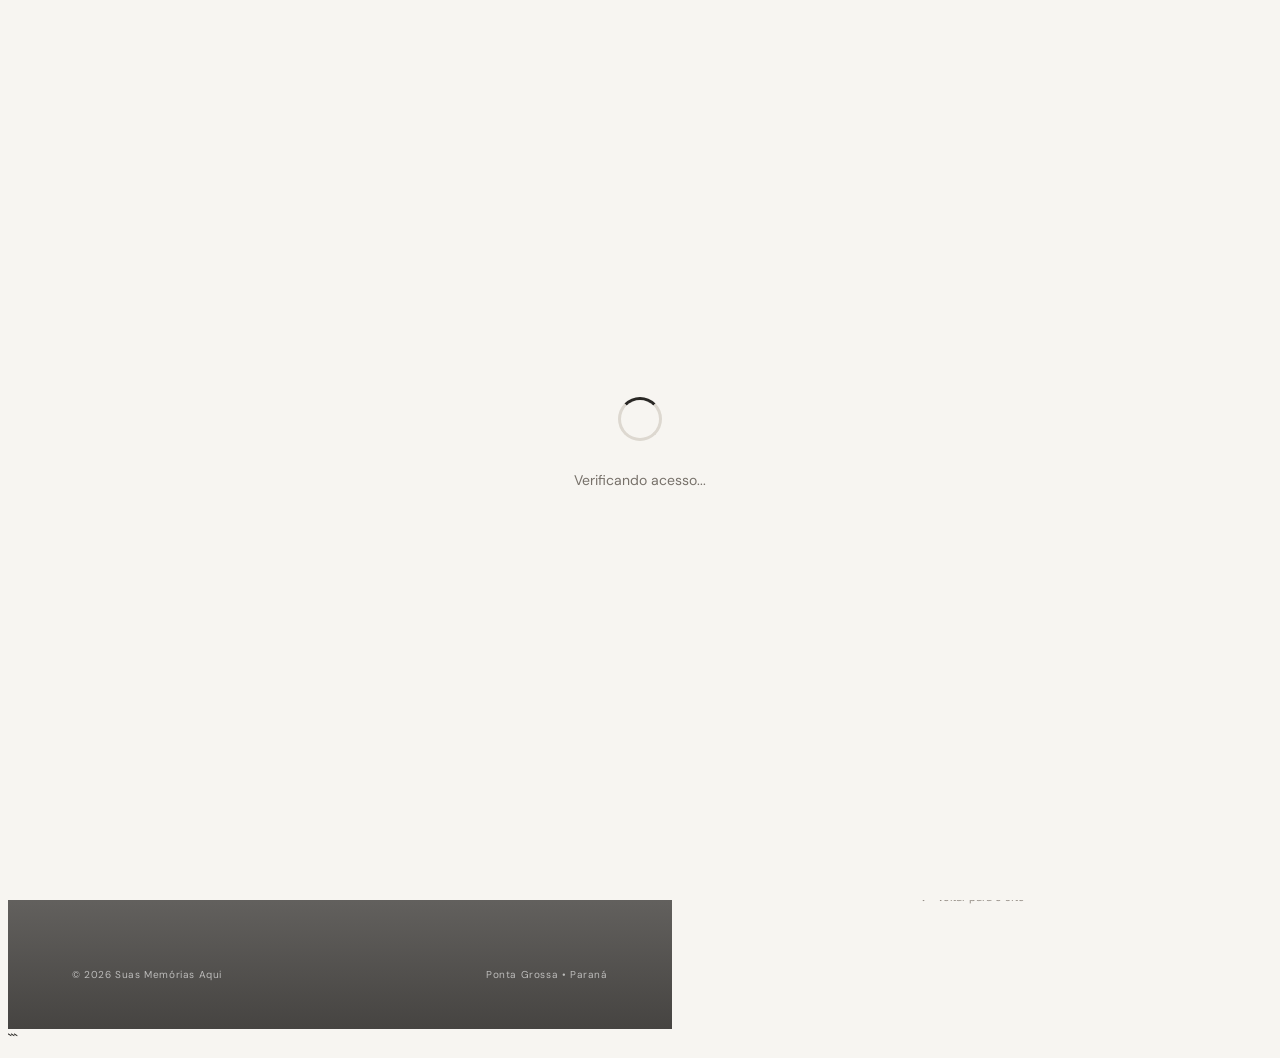
<file: cliente-login.html>
```html
<!DOCTYPE html>
<html lang="pt-BR">

<head>

    <meta charset="UTF-8">

    <meta
        name="viewport"
        content="width=device-width, initial-scale=1.0"
    >

    <meta
        name="theme-color"
        content="#292724"
    >

    <meta
        name="description"
        content="Área exclusiva dos clientes Suas Memórias Aqui."
    >

    <title>
        Área do Cliente | Suas Memórias Aqui
    </title>


    <!-- =====================================================
         FONTES
    ====================================================== -->

    <link
        rel="preconnect"
        href="https://fonts.googleapis.com"
    >

    <link
        rel="preconnect"
        href="https://fonts.gstatic.com"
        crossorigin
    >

    <link
        href="https://fonts.googleapis.com/css2?family=DM+Sans:wght@300;400;500;600;700&family=Playfair+Display:wght@400;500;600&display=swap"
        rel="stylesheet"
    >


    <!-- =====================================================
         ÍCONES
    ====================================================== -->

    <link
        rel="stylesheet"
        href="https://cdnjs.cloudflare.com/ajax/libs/font-awesome/6.7.2/css/all.min.css"
    >


    <!-- =====================================================
         CSS
    ====================================================== -->

    <link
        rel="stylesheet"
        href="css/login.css"
    >

</head>


<body>


<!-- =========================================================
     LOADING
========================================================= -->

<div
    id="loginLoading"
    class="login-loading"
>

    <div class="loading-spinner"></div>

    <p>
        Verificando acesso...
    </p>

</div>


<!-- =========================================================
     PÁGINA
========================================================= -->

<main class="login-page">


    <!-- =====================================================
         LADO DA IMAGEM
    ====================================================== -->

    <section class="login-visual">

        <div class="visual-overlay"></div>


        <div class="visual-content">

            <div class="visual-brand">

                <div class="brand-mark">
                    SM
                </div>

                <div>

                    <strong>
                        SUAS MEMÓRIAS
                    </strong>

                    <span>
                        FOTOGRAFIA &amp; STORY MAKER
                    </span>

                </div>

            </div>


            <div class="visual-message">

                <span>
                    ÁREA EXCLUSIVA
                </span>

                <h1>
                    Suas memórias,
                    sempre com você.
                </h1>

                <p>
                    Acesse suas fotografias,
                    vídeos e todos os registros
                    preparados especialmente
                    para você.
                </p>

            </div>


            <div class="visual-footer">

                <span>
                    © 2026 Suas Memórias Aqui
                </span>

                <span>
                    Ponta Grossa • Paraná
                </span>

            </div>

        </div>

    </section>


    <!-- =====================================================
         LADO DO LOGIN
    ====================================================== -->

    <section class="login-panel">


        <div class="login-box">


            <!-- MARCA MOBILE -->

            <div class="mobile-brand">

                <div class="brand-mark">
                    SM
                </div>

                <div>

                    <strong>
                        SUAS MEMÓRIAS
                    </strong>

                    <span>
                        FOTOGRAFIA &amp; STORY MAKER
                    </span>

                </div>

            </div>


            <!-- CABEÇALHO -->

            <div class="login-heading">

                <span>
                    ÁREA DO CLIENTE
                </span>

                <h2>
                    Bem-vindo(a) de volta.
                </h2>

                <p>
                    Entre para acessar suas
                    memórias.
                </p>

            </div>


            <!-- =================================================
                 FORMULÁRIO
            ================================================== -->

            <form
                id="clientLoginForm"
                class="login-form"
            >


                <!-- E-MAIL -->

                <div class="form-group">

                    <label
                        for="email"
                    >
                        E-mail
                    </label>

                    <div class="input-wrapper">

                        <i class="fa-regular fa-envelope"></i>

                        <input
                            type="email"
                            id="email"
                            name="email"
                            placeholder="seuemail@exemplo.com"
                            autocomplete="email"
                            required
                        >

                    </div>

                </div>


                <!-- SENHA -->

                <div class="form-group">

                    <div class="label-row">

                        <label
                            for="password"
                        >
                            Senha
                        </label>

                        <button
                            type="button"
                            id="forgotPasswordButton"
                            class="forgot-button"
                        >
                            Esqueci minha senha
                        </button>

                    </div>


                    <div class="input-wrapper">

                        <i class="fa-solid fa-lock"></i>

                        <input
                            type="password"
                            id="password"
                            name="password"
                            placeholder="Digite sua senha"
                            autocomplete="current-password"
                            required
                        >

                        <button
                            type="button"
                            id="togglePassword"
                            class="password-toggle"
                            aria-label="Mostrar senha"
                        >

                            <i class="fa-regular fa-eye"></i>

                        </button>

                    </div>

                </div>


                <!-- LEMBRAR -->

                <label
                    class="remember-me"
                >

                    <input
                        type="checkbox"
                        id="rememberMe"
                    >

                    <span class="custom-checkbox"></span>

                    <span>
                        Lembrar meu acesso
                    </span>

                </label>


                <!-- BOTÃO -->

                <button
                    type="submit"
                    id="loginButton"
                    class="login-button"
                >

                    <span id="loginButtonText">
                        Entrar na minha área
                    </span>

                    <i
                        id="loginButtonIcon"
                        class="fa-solid fa-arrow-right"
                    ></i>

                </button>


                <!-- MENSAGEM -->

                <div
                    id="loginMessage"
                    class="login-message"
                    role="alert"
                ></div>


            </form>


            <!-- DIVISOR -->

            <div class="divider">

                <span>
                    ou
                </span>

            </div>


            <!-- GOOGLE -->

            <button
                type="button"
                id="googleLoginButton"
                class="google-button"
            >

                <span class="google-icon">
                    G
                </span>

                <span>
                    Continuar com Google
                </span>

            </button>


            <!-- CADASTRO -->

            <div class="register-area">

                <span>
                    Ainda não possui uma conta?
                </span>

                <button
                    type="button"
                    id="registerButton"
                >
                    Solicitar acesso
                </button>

            </div>


            <!-- VOLTAR -->

            <a
                href="index.html"
                class="back-home"
            >

                <i class="fa-solid fa-arrow-left"></i>

                Voltar para o site

            </a>


        </div>


    </section>


</main>


<!-- =========================================================
     MODAL — RECUPERAÇÃO DE SENHA
========================================================= -->

<div
    id="forgotPasswordModal"
    class="modal-overlay"
>

    <div class="modal-box">


        <button
            type="button"
            id="closeForgotModal"
            class="modal-close"
            aria-label="Fechar"
        >

            <i class="fa-solid fa-xmark"></i>

        </button>


        <div class="modal-icon">

            <i class="fa-regular fa-envelope"></i>

        </div>


        <span class="modal-eyebrow">
            RECUPERAÇÃO DE ACESSO
        </span>


        <h3>
            Esqueceu sua senha?
        </h3>


        <p>
            Informe seu e-mail e enviaremos
            as instruções para criar uma
            nova senha.
        </p>


        <form
            id="resetPasswordForm"
        >

            <div class="form-group">

                <label
                    for="resetEmail"
                >
                    E-mail
                </label>

                <div class="input-wrapper">

                    <i class="fa-regular fa-envelope"></i>

                    <input
                        type="email"
                        id="resetEmail"
                        placeholder="seuemail@exemplo.com"
                        required
                    >

                </div>

            </div>


            <button
                type="submit"
                id="resetPasswordButton"
                class="login-button"
            >

                Enviar instruções

                <i class="fa-solid fa-paper-plane"></i>

            </button>


            <div
                id="resetMessage"
                class="login-message"
            ></div>

        </form>

    </div>

</div>


<!-- =========================================================
     MODAL — SOLICITAR ACESSO
========================================================= -->

<div
    id="registerModal"
    class="modal-overlay"
>

    <div class="modal-box">


        <button
            type="button"
            id="closeRegisterModal"
            class="modal-close"
            aria-label="Fechar"
        >

            <i class="fa-solid fa-xmark"></i>

        </button>


        <div class="modal-icon">

            <i class="fa-regular fa-user"></i>

        </div>


        <span class="modal-eyebrow">
            NOVO CLIENTE
        </span>


        <h3>
            Solicite seu acesso
        </h3>


        <p>
            Para manter sua galeria segura,
            o acesso dos clientes é liberado
            pela nossa equipe.
        </p>


        <a
            href="https://wa.me/5542988620679?text=Ol%C3%A1!%20Gostaria%20de%20solicitar%20acesso%20%C3%A0%20%C3%A1rea%20do%20cliente%20da%20LS.fotostory."
            target="_blank"
            rel="noopener noreferrer"
            class="login-button modal-whatsapp"
        >

            <i class="fa-brands fa-whatsapp"></i>

            Solicitar pelo WhatsApp

        </a>

    </div>

</div>


<!-- =========================================================
     JAVASCRIPT
========================================================= -->

<script
    type="module"
    src="js/cliente-login.js"
></script>


</body>

</html>
```
</file>
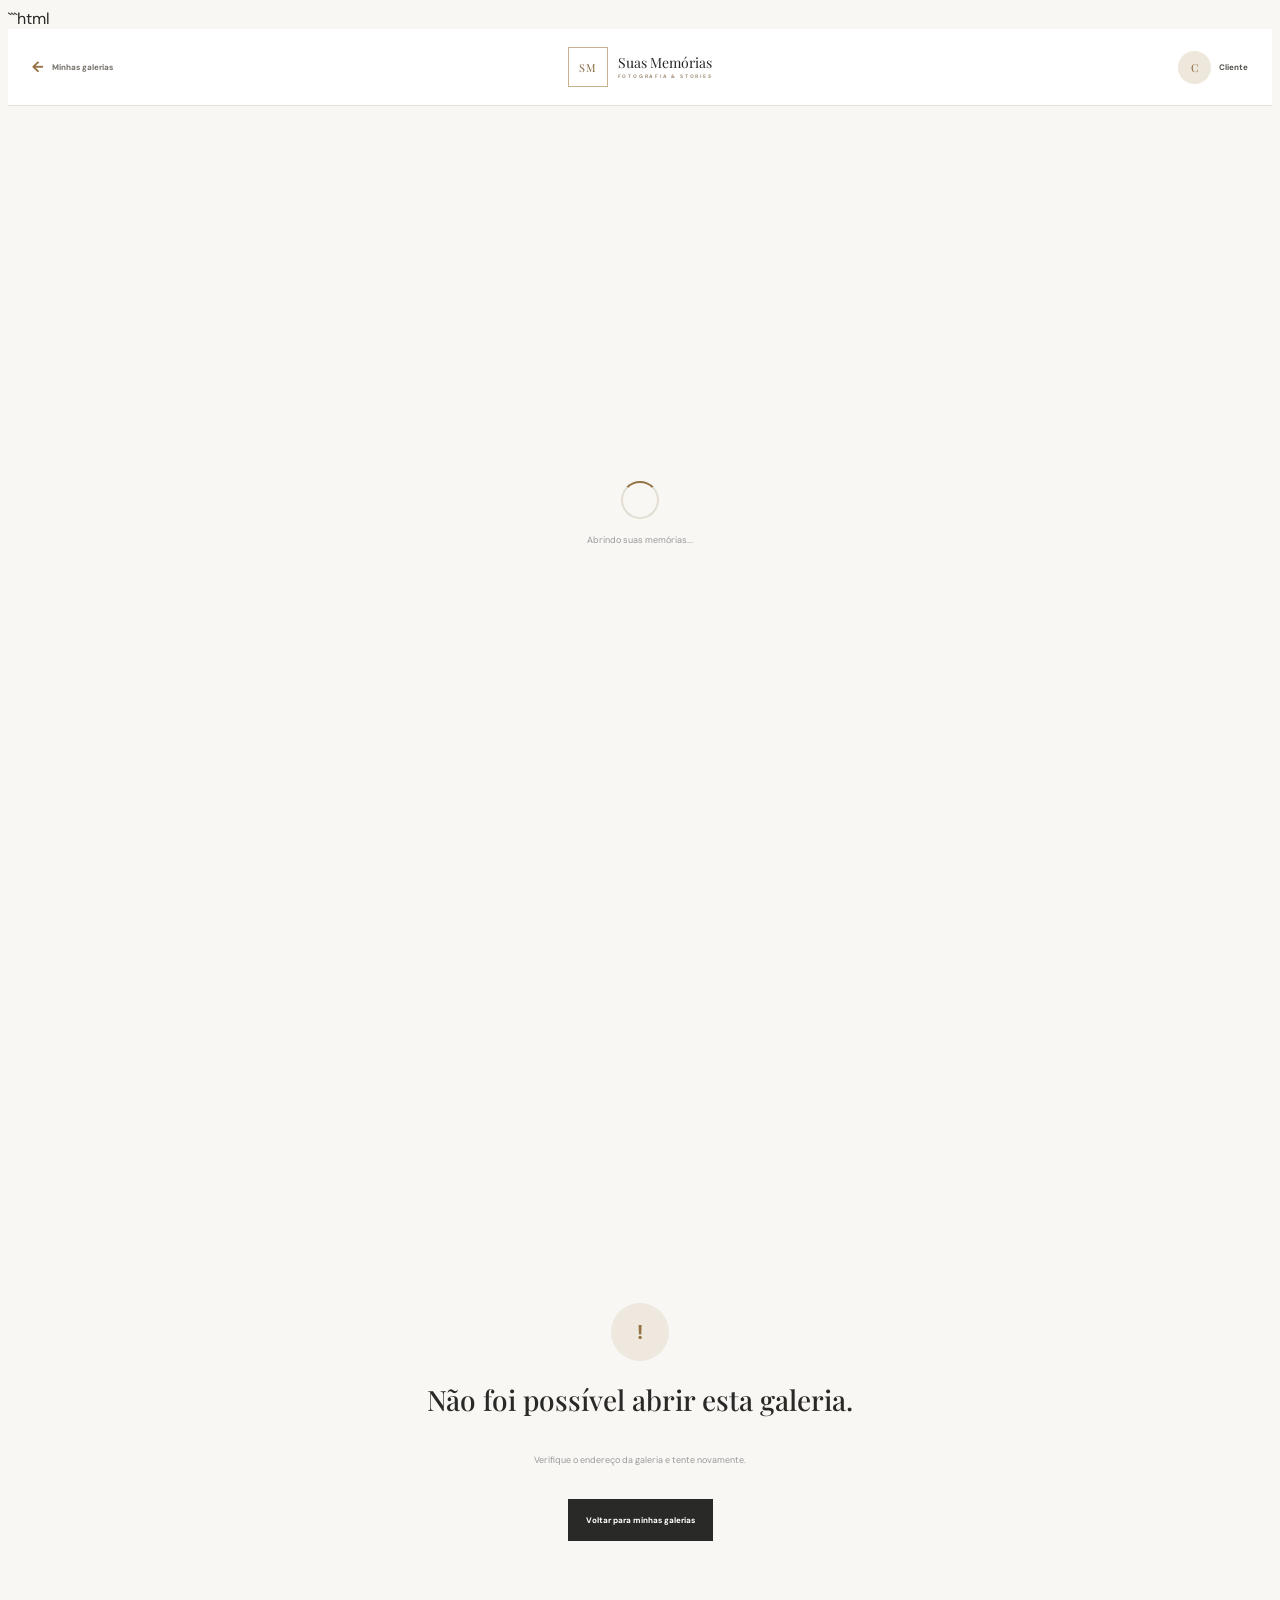
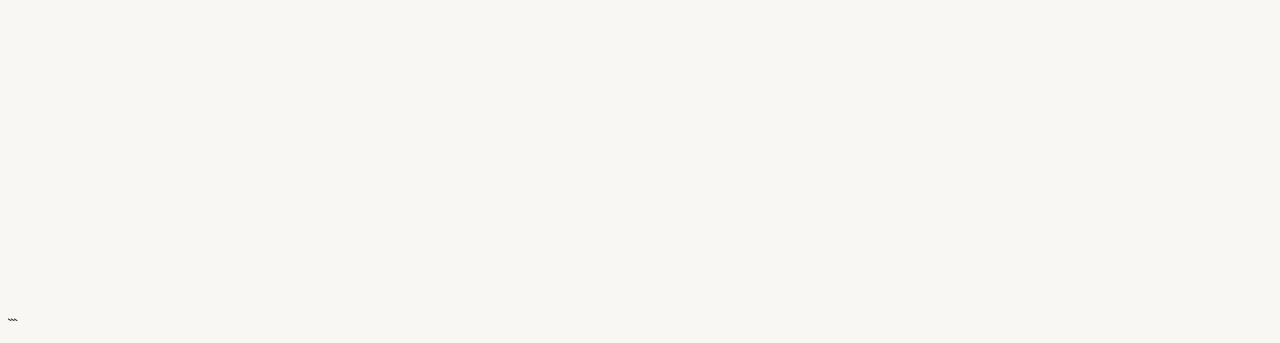
<file: galeria.html>
```html
<!DOCTYPE html>
<html lang="pt-BR">

<head>

    <meta charset="UTF-8">

    <meta
        name="viewport"
        content="width=device-width, initial-scale=1.0"
    >

    <meta
        name="robots"
        content="noindex, nofollow"
    >

    <meta
        name="description"
        content="Galeria privada — Suas Memórias Aqui"
    >

    <title>
        Minha Galeria | Suas Memórias Aqui
    </title>


    <!-- =====================================================
         FONTES
    ====================================================== -->

    <link rel="preconnect" href="https://fonts.googleapis.com">

    <link
        rel="preconnect"
        href="https://fonts.gstatic.com"
        crossorigin
    >

    <link
        href="https://fonts.googleapis.com/css2?family=DM+Sans:wght@400;500;600;700;800&family=Playfair+Display:wght@500;600;700&display=swap"
        rel="stylesheet"
    >


    <!-- =====================================================
         CSS
    ====================================================== -->

    <link
        rel="stylesheet"
        href="css/galeria.css"
    >

</head>


<body>


    <!-- =====================================================
         HEADER
    ====================================================== -->

    <header class="gallery-header">

        <div class="gallery-header-inner">


            <!-- VOLTAR -->

            <a
                href="cliente.html"
                class="back-button"
            >

                <span>
                    ←
                </span>

                Minhas galerias

            </a>


            <!-- LOGO -->

            <a
                href="cliente.html"
                class="gallery-logo"
            >

                <span class="gallery-logo-symbol">
                    SM
                </span>

                <span class="gallery-logo-name">

                    Suas Memórias

                    <small>
                        FOTOGRAFIA & STORIES
                    </small>

                </span>

            </a>


            <!-- CONTA -->

            <div class="gallery-user">

                <div
                    id="galleryAvatar"
                    class="gallery-avatar"
                >
                    C
                </div>

                <span
                    id="galleryUserName"
                >
                    Cliente
                </span>

            </div>


        </div>

    </header>


    <!-- =====================================================
         CONTEÚDO
    ====================================================== -->

    <main>


        <!-- =================================================
             LOADING
        ================================================== -->

        <section
            id="galleryLoading"
            class="gallery-loading"
        >

            <div class="gallery-spinner"></div>

            <p>
                Abrindo suas memórias...
            </p>

        </section>


        <!-- =================================================
             GALERIA
        ================================================== -->

        <section
            id="galleryContent"
            class="gallery-content"
            hidden
        >


            <!-- =============================================
                 CABEÇALHO DA GALERIA
            ============================================== -->

            <div class="gallery-introduction">


                <div class="gallery-introduction-text">

                    <span>
                        GALERIA PRIVADA
                    </span>

                    <h1
                        id="galleryTitle"
                    >
                        Minha galeria
                    </h1>

                    <p
                        id="galleryDescription"
                    >
                        Suas memórias especiais.
                    </p>


                    <div class="gallery-meta">

                        <span>

                            <strong
                                id="galleryPhotoCount"
                            >
                                0
                            </strong>

                            fotografias

                        </span>


                        <span
                            id="galleryDate"
                        >
                        </span>

                    </div>

                </div>


                <div class="gallery-introduction-mark">

                    <span>
                        ✦
                    </span>

                    <small>
                        MEMÓRIAS
                    </small>

                </div>


            </div>


            <!-- =============================================
                 AÇÕES
            ============================================== -->

            <div class="gallery-toolbar">


                <div class="gallery-filter">

                    <button
                        type="button"
                        class="gallery-filter-button active"
                        data-filter="all"
                    >
                        Todas
                    </button>

                    <button
                        type="button"
                        class="gallery-filter-button"
                        data-filter="foto"
                    >
                        Fotos
                    </button>

                    <button
                        type="button"
                        class="gallery-filter-button"
                        data-filter="video"
                    >
                        Vídeos
                    </button>

                </div>


                <div class="gallery-actions">

                    <button
                        type="button"
                        id="selectPhotos"
                        class="gallery-action-button"
                    >
                        Selecionar
                    </button>


                    <button
                        type="button"
                        id="downloadSelected"
                        class="gallery-action-button primary"
                        disabled
                    >
                        Baixar selecionadas
                    </button>

                </div>


            </div>


            <!-- =============================================
                 ÁREA DE FOTOS
            ============================================== -->

            <div
                id="mediaGrid"
                class="media-grid"
            ></div>


            <!-- =============================================
                 SEM MÍDIA
            ============================================== -->

            <div
                id="emptyMedia"
                class="empty-media"
                hidden
            >

                <div>
                    ✦
                </div>

                <h2>
                    Esta galeria ainda está sendo preparada.
                </h2>

                <p>
                    Assim que suas fotografias forem
                    disponibilizadas, elas aparecerão aqui.
                </p>

            </div>


        </section>


        <!-- =================================================
             ERRO
        ================================================== -->

        <section
            id="galleryError"
            class="gallery-error"
            hidden
        >

            <div class="gallery-error-icon">
                !
            </div>

            <h2>
                Não foi possível abrir esta galeria.
            </h2>

            <p
                id="galleryErrorMessage"
            >
                Verifique o endereço da galeria e tente novamente.
            </p>

            <a
                href="cliente.html"
                class="gallery-error-button"
            >
                Voltar para minhas galerias
            </a>

        </section>


    </main>


    <!-- =====================================================
         LIGHTBOX
    ====================================================== -->

    <div
        id="lightbox"
        class="lightbox"
        aria-hidden="true"
    >


        <div
            class="lightbox-background"
            id="lightboxBackground"
        ></div>


        <div class="lightbox-content">


            <button
                type="button"
                id="lightboxClose"
                class="lightbox-close"
                aria-label="Fechar"
            >
                ×
            </button>


            <button
                type="button"
                id="lightboxPrevious"
                class="lightbox-navigation previous"
                aria-label="Foto anterior"
            >
                ‹
            </button>


            <div
                id="lightboxMedia"
                class="lightbox-media"
            ></div>


            <button
                type="button"
                id="lightboxNext"
                class="lightbox-navigation next"
                aria-label="Próxima foto"
            >
                ›
            </button>


            <div class="lightbox-footer">


                <div>

                    <strong
                        id="lightboxTitle"
                    >
                        Fotografia
                    </strong>

                    <span
                        id="lightboxPosition"
                    >
                        1 / 1
                    </span>

                </div>


                <button
                    type="button"
                    id="lightboxDownload"
                    class="lightbox-download"
                >
                    ↓ Baixar fotografia
                </button>


            </div>


        </div>

    </div>


    <!-- =====================================================
         SELEÇÃO
    ====================================================== -->

    <div
        id="selectionBar"
        class="selection-bar"
        aria-hidden="true"
    >

        <div>

            <strong
                id="selectedCount"
            >
                0
            </strong>

            <span>
                selecionadas
            </span>

        </div>


        <div>

            <button
                type="button"
                id="cancelSelection"
                class="selection-cancel"
            >
                Cancelar
            </button>

            <button
                type="button"
                id="downloadSelectionBottom"
                class="selection-download"
            >
                Baixar
            </button>

        </div>

    </div>


    <!-- =====================================================
         JAVASCRIPT
    ====================================================== -->

    <script
        type="module"
        src="js/galeria.js"
    ></script>


</body>

</html>
```
</file>
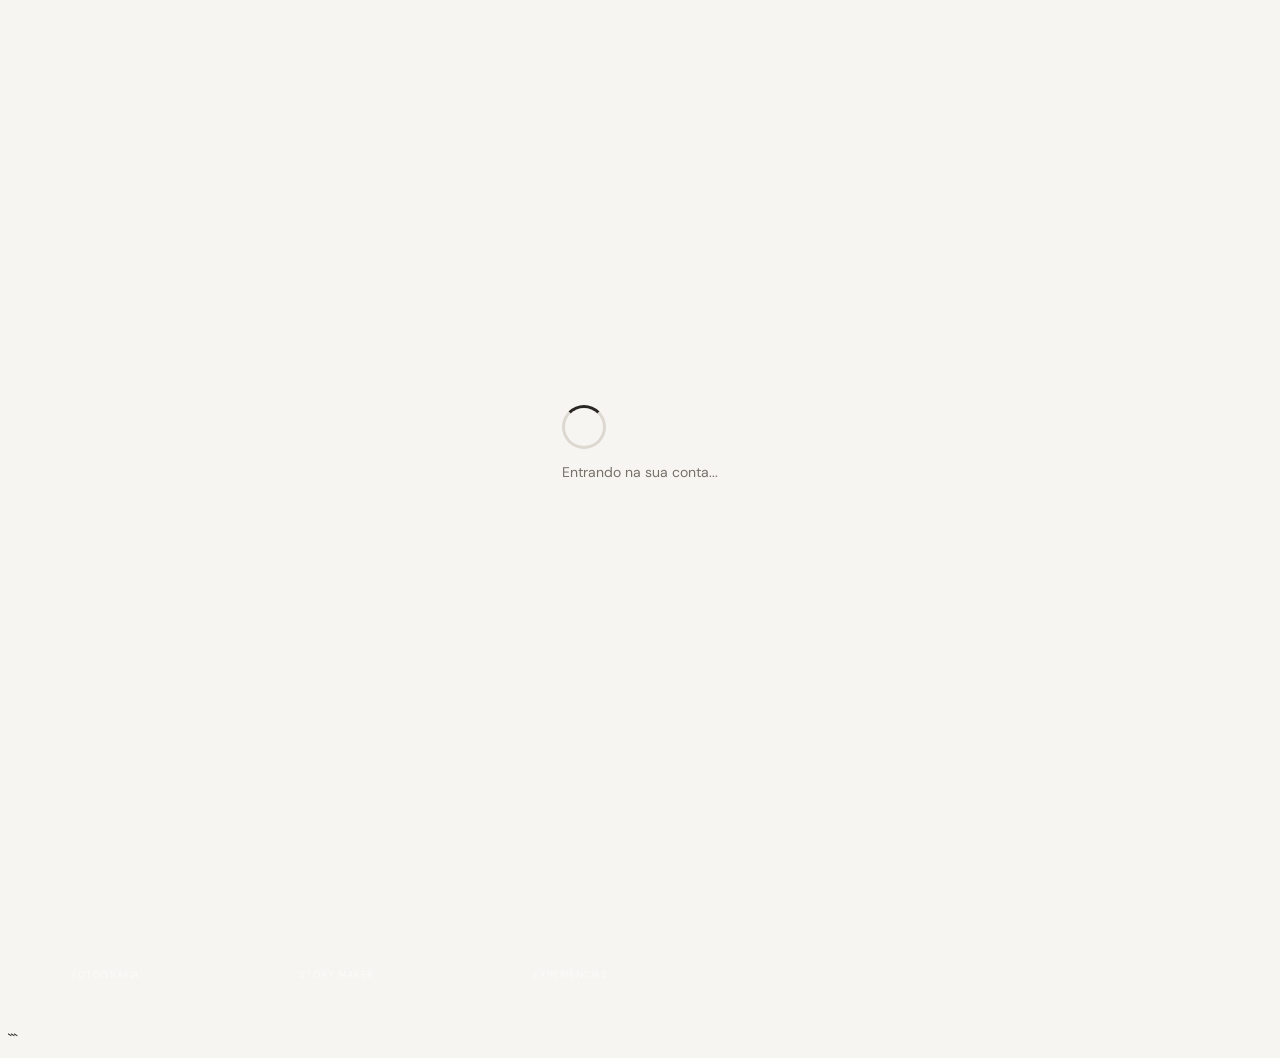
<file: login.html>
```html
<!DOCTYPE html>
<html lang="pt-BR">

<head>

    <meta charset="UTF-8">

    <meta
        name="viewport"
        content="width=device-width, initial-scale=1.0"
    >

    <meta
        name="description"
        content="Suas Memórias Aqui — fotografia e Story Maker. Um espaço exclusivo para guardar e reviver momentos especiais."
    >

    <meta
        name="theme-color"
        content="#292724"
    >

    <title>
        Suas Memórias Aqui | Acesso do Cliente
    </title>


    <!-- =====================================================
         FONTES
    ====================================================== -->

    <link
        rel="preconnect"
        href="https://fonts.googleapis.com"
    >

    <link
        rel="preconnect"
        href="https://fonts.gstatic.com"
        crossorigin
    >

    <link
        href="https://fonts.googleapis.com/css2?family=DM+Sans:wght@300;400;500;600;700&family=Playfair+Display:wght@400;500;600&display=swap"
        rel="stylesheet"
    >


    <!-- =====================================================
         FONT AWESOME
    ====================================================== -->

    <link
        rel="stylesheet"
        href="https://cdnjs.cloudflare.com/ajax/libs/font-awesome/6.7.2/css/all.min.css"
    >


    <!-- =====================================================
         CSS
    ====================================================== -->

    <link
        rel="stylesheet"
        href="css/login.css"
    >

</head>


<body>


    <!-- =====================================================
         TELA DE LOGIN
    ====================================================== -->

    <main class="login-page">


        <!-- =================================================
             LADO VISUAL
        ================================================== -->

        <section class="login-visual">

            <div class="login-visual-image"></div>

            <div class="login-visual-overlay"></div>


            <div class="visual-content">

                <div class="visual-brand">

                    <div class="visual-brand-mark">
                        SM
                    </div>

                    <div>
                        <strong>
                            SUAS MEMÓRIAS
                        </strong>

                        <small>
                            FOTOGRAFIA &amp; STORY MAKER
                        </small>
                    </div>

                </div>


                <div class="visual-message">

                    <span>
                        CADA MOMENTO TEM UMA HISTÓRIA
                    </span>

                    <h1>
                        Suas memórias
                        <em>merecem ser eternizadas.</em>
                    </h1>

                    <p>
                        Um espaço exclusivo para você
                        acessar, reviver e guardar os
                        momentos que fizeram parte da
                        sua história.
                    </p>

                </div>


                <div class="visual-footer">

                    <span>
                        FOTOGRAFIA
                    </span>

                    <i></i>

                    <span>
                        STORY MAKER
                    </span>

                    <i></i>

                    <span>
                        EXPERIÊNCIAS
                    </span>

                </div>

            </div>

        </section>



        <!-- =================================================
             LADO DO LOGIN
        ================================================== -->

        <section class="login-panel">

            <div class="login-container">


                <!-- =================================================
                     MARCA MOBILE
                ================================================== -->

                <div class="mobile-brand">

                    <div class="mobile-brand-mark">
                        SM
                    </div>

                    <div>

                        <strong>
                            SUAS MEMÓRIAS
                        </strong>

                        <small>
                            FOTOGRAFIA &amp; STORY MAKER
                        </small>

                    </div>

                </div>


                <!-- =================================================
                     CABEÇALHO
                ================================================== -->

                <div class="login-heading">

                    <span class="login-eyebrow">
                        ÁREA EXCLUSIVA
                    </span>

                    <h2>
                        Bem-vindo(a)
                    </h2>

                    <p>
                        Entre na sua conta para acessar
                        suas fotografias e memórias.
                    </p>

                </div>


                <!-- =================================================
                     MENSAGEM DE ERRO
                ================================================== -->

                <div
                    id="loginError"
                    class="login-message error"
                    role="alert"
                    aria-live="polite"
                >
                    <i class="fa-solid fa-circle-exclamation"></i>

                    <span id="loginErrorText">
                        Não foi possível entrar.
                    </span>

                </div>


                <!-- =================================================
                     MENSAGEM DE SUCESSO
                ================================================== -->

                <div
                    id="loginSuccess"
                    class="login-message success"
                    role="status"
                    aria-live="polite"
                >
                    <i class="fa-solid fa-circle-check"></i>

                    <span id="loginSuccessText">
                        Login realizado.
                    </span>

                </div>


                <!-- =================================================
                     FORMULÁRIO
                ================================================== -->

                <form
                    id="loginForm"
                    class="login-form"
                    novalidate
                >


                    <!-- EMAIL -->

                    <div class="form-group">

                        <label
                            for="email"
                        >
                            E-mail
                        </label>

                        <div class="input-wrapper">

                            <i
                                class="fa-regular fa-envelope input-icon"
                            ></i>

                            <input
                                type="email"
                                id="email"
                                name="email"
                                placeholder="seuemail@exemplo.com"
                                autocomplete="email"
                                required
                            >

                        </div>

                        <small
                            id="emailError"
                            class="field-error"
                        ></small>

                    </div>


                    <!-- SENHA -->

                    <div class="form-group">

                        <div class="label-row">

                            <label
                                for="password"
                            >
                                Senha
                            </label>

                            <a
                                href="recuperar-senha.html"
                                class="forgot-password"
                            >
                                Esqueci minha senha
                            </a>

                        </div>


                        <div class="input-wrapper">

                            <i
                                class="fa-solid fa-lock input-icon"
                            ></i>

                            <input
                                type="password"
                                id="password"
                                name="password"
                                placeholder="Digite sua senha"
                                autocomplete="current-password"
                                required
                            >

                            <button
                                type="button"
                                id="togglePassword"
                                class="toggle-password"
                                aria-label="Mostrar senha"
                            >
                                <i
                                    class="fa-regular fa-eye"
                                ></i>
                            </button>

                        </div>

                        <small
                            id="passwordError"
                            class="field-error"
                        ></small>

                    </div>


                    <!-- LEMBRAR -->

                    <div class="form-options">

                        <label class="remember-option">

                            <input
                                type="checkbox"
                                id="rememberMe"
                            >

                            <span class="custom-checkbox"></span>

                            <span>
                                Lembrar de mim
                            </span>

                        </label>

                    </div>


                    <!-- BOTÃO LOGIN -->

                    <button
                        type="submit"
                        id="loginButton"
                        class="login-button"
                    >

                        <span
                            id="loginButtonText"
                        >
                            Entrar na minha conta
                        </span>

                        <i
                            id="loginButtonIcon"
                            class="fa-solid fa-arrow-right"
                        ></i>

                    </button>


                </form>


                <!-- =================================================
                     DIVISOR
                ================================================== -->

                <div class="login-divider">

                    <span>
                        ou continue com
                    </span>

                </div>


                <!-- =================================================
                     GOOGLE
                ================================================== -->

                <button
                    type="button"
                    id="googleLoginButton"
                    class="google-button"
                >

                    <span class="google-icon">
                        G
                    </span>

                    <span>
                        Continuar com Google
                    </span>

                </button>


                <!-- =================================================
                     CRIAR CONTA
                ================================================== -->

                <div class="create-account">

                    <span>
                        Ainda não possui uma conta?
                    </span>

                    <a
                        href="cadastro.html"
                    >
                        Criar minha conta
                    </a>

                </div>


                <!-- =================================================
                     CONTATO
                ================================================== -->

                <div class="login-contact">

                    <p>
                        Precisa de ajuda?
                    </p>

                    <a
                        href="https://wa.me/5542988620679"
                        target="_blank"
                        rel="noopener noreferrer"
                    >

                        <i
                            class="fa-brands fa-whatsapp"
                        ></i>

                        Fale com Sarah

                    </a>

                </div>


                <!-- =================================================
                     RODAPÉ
                ================================================== -->

                <footer class="login-footer">

                    <span>
                        © 2026 Suas Memórias Aqui
                    </span>

                    <span>
                        Fotografia &amp; Story Maker
                    </span>

                </footer>


            </div>

        </section>


    </main>


    <!-- =====================================================
         LOADING
    ====================================================== -->

    <div
        id="loginLoading"
        class="login-loading"
        aria-hidden="true"
    >

        <div class="loading-box">

            <div class="loading-spinner"></div>

            <p>
                Entrando na sua conta...
            </p>

        </div>

    </div>


    <!-- =====================================================
         JAVASCRIPT
    ====================================================== -->

    <script
        type="module"
        src="js/login.js"
    ></script>


</body>

</html>
```
</file>
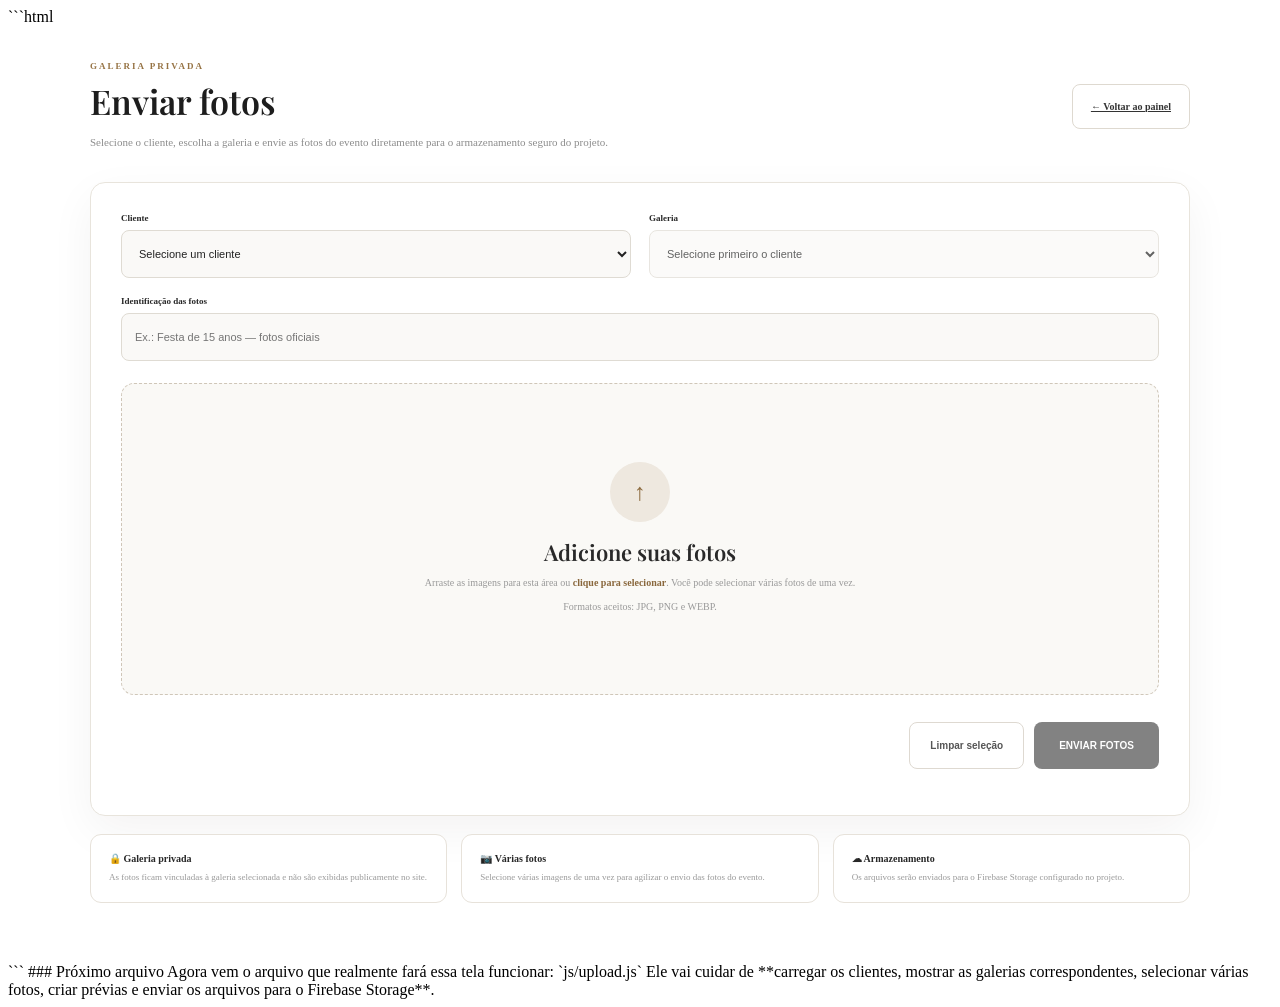
<file: upload.html>
```html
<!DOCTYPE html>
<html lang="pt-BR">

<head>

    <meta charset="UTF-8">

    <meta
        name="viewport"
        content="width=device-width, initial-scale=1.0"
    >

    <meta
        name="description"
        content="Envio de fotos — Suas Memórias Aqui"
    >

    <meta
        name="robots"
        content="noindex, nofollow"
    >

    <title>
        Enviar Fotos | Suas Memórias Aqui
    </title>


    <!-- =====================================================
         FONTES
    ====================================================== -->

    <link rel="preconnect" href="https://fonts.googleapis.com">

    <link
        rel="preconnect"
        href="https://fonts.gstatic.com"
        crossorigin
    >

    <link
        href="https://fonts.googleapis.com/css2?family=DM+Sans:wght@400;500;600;700;800&family=Playfair+Display:wght@500;600;700&display=swap"
        rel="stylesheet"
    >


    <!-- =====================================================
         CSS
    ====================================================== -->

    <link
        rel="stylesheet"
        href="css/admin.css"
    >

    <style>

        /* =================================================
           UPLOAD PAGE
        ================================================= */

        .upload-page {

            max-width: 1100px;

            margin: 0 auto;

            padding: 35px 30px 60px;

        }


        .upload-top {

            display: flex;

            align-items: center;

            justify-content: space-between;

            gap: 20px;

            margin-bottom: 30px;

        }


        .upload-top-text span {

            display: block;

            margin-bottom: 7px;

            color: #967344;

            font-size: 9px;

            font-weight: 800;

            letter-spacing: 2px;

        }


        .upload-top-text h1 {

            margin: 0;

            color: #1d1d1d;

            font-family:
                "Playfair Display",
                serif;

            font-size: 34px;

            font-weight: 600;

        }


        .upload-top-text p {

            max-width: 650px;

            margin: 9px 0 0;

            color: #8c8c8c;

            font-size: 11px;

            line-height: 1.7;

        }


        .upload-back {

            display: inline-flex;

            align-items: center;

            justify-content: center;

            min-height: 43px;

            padding: 0 18px;

            border: 1px solid #ded9d0;

            border-radius: 8px;

            color: #333;

            background: #fff;

            font-size: 10px;

            font-weight: 700;

            transition: .2s ease;

        }


        .upload-back:hover {

            border-color: #9a7748;

            color: #9a7748;

        }


        /* =================================================
           CARD
        ================================================= */

        .upload-card {

            padding: 30px;

            border: 1px solid #e8e4dc;

            border-radius: 15px;

            background: #fff;

            box-shadow:
                0 15px 45px
                rgba(30, 25, 18, .05);

        }


        .upload-form {

            display: flex;

            flex-direction: column;

            gap: 22px;

        }


        .upload-grid {

            display: grid;

            grid-template-columns:
                repeat(2, minmax(0, 1fr));

            gap: 18px;

        }


        .upload-field {

            display: flex;

            flex-direction: column;

            gap: 7px;

        }


        .upload-field.full {

            grid-column: 1 / -1;

        }


        .upload-field label {

            color: #272727;

            font-size: 9px;

            font-weight: 800;

        }


        .upload-field select,
        .upload-field input[type="text"] {

            width: 100%;

            height: 48px;

            padding: 0 13px;

            border: 1px solid #dfdbd3;

            border-radius: 8px;

            outline: none;

            background: #faf9f7;

            color: #222;

            font-size: 11px;

        }


        .upload-field select:focus,
        .upload-field input[type="text"]:focus {

            border-color: #aa8552;

            box-shadow:
                0 0 0 3px
                rgba(170,133,82,.09);

        }


        /* =================================================
           DROPZONE
        ================================================= */

        .upload-dropzone {

            position: relative;

            display: flex;

            align-items: center;

            justify-content: center;

            min-height: 240px;

            padding: 35px;

            border: 1.5px dashed #cfc6b8;

            border-radius: 13px;

            background: #faf9f6;

            text-align: center;

            cursor: pointer;

            transition:
                border-color .2s ease,
                background .2s ease;

        }


        .upload-dropzone:hover,
        .upload-dropzone.dragover {

            border-color: #9d7848;

            background: #f8f3eb;

        }


        .upload-dropzone-content {

            display: flex;

            flex-direction: column;

            align-items: center;

        }


        .upload-cloud {

            width: 60px;
            height: 60px;

            display: flex;

            align-items: center;
            justify-content: center;

            margin-bottom: 15px;

            border-radius: 50%;

            background: #eee8df;

            color: #8c6a3e;

            font-size: 24px;

        }


        .upload-dropzone h2 {

            margin: 0;

            color: #292929;

            font-family:
                "Playfair Display",
                serif;

            font-size: 22px;

            font-weight: 600;

        }


        .upload-dropzone p {

            max-width: 480px;

            margin: 8px auto 0;

            color: #999;

            font-size: 10px;

            line-height: 1.6;

        }


        .upload-dropzone strong {

            color: #89673c;

        }


        #photoInput {

            display: none;

        }


        /* =================================================
           PREVIEW
        ================================================= */

        .upload-preview-section {

            display: none;

            margin-top: 24px;

        }


        .upload-preview-section.visible {

            display: block;

        }


        .upload-preview-heading {

            display: flex;

            align-items: center;

            justify-content: space-between;

            gap: 15px;

            margin-bottom: 13px;

        }


        .upload-preview-heading strong {

            color: #262626;

            font-size: 11px;

        }


        .upload-preview-heading span {

            color: #999;

            font-size: 9px;

        }


        .preview-grid {

            display: grid;

            grid-template-columns:
                repeat(5, minmax(0, 1fr));

            gap: 10px;

        }


        .preview-item {

            position: relative;

            aspect-ratio: 1 / 1;

            overflow: hidden;

            border-radius: 8px;

            background: #eee;

        }


        .preview-item img {

            width: 100%;
            height: 100%;

            object-fit: cover;

        }


        .preview-item-name {

            position: absolute;

            right: 0;
            bottom: 0;
            left: 0;

            padding: 6px;

            overflow: hidden;

            background:
                linear-gradient(
                    transparent,
                    rgba(0,0,0,.7)
                );

            color: #fff;

            font-size: 7px;

            white-space: nowrap;

            text-overflow: ellipsis;

        }


        /* =================================================
           PROGRESS
        ================================================= */

        .upload-progress {

            display: none;

            margin-top: 25px;

        }


        .upload-progress.visible {

            display: block;

        }


        .progress-top {

            display: flex;

            justify-content: space-between;

            margin-bottom: 8px;

            color: #777;

            font-size: 9px;

            font-weight: 700;

        }


        .progress-track {

            width: 100%;

            height: 7px;

            overflow: hidden;

            border-radius: 20px;

            background: #eeeae4;

        }


        .progress-bar {

            width: 0%;

            height: 100%;

            border-radius: inherit;

            background: #947042;

            transition: width .2s ease;

        }


        /* =================================================
           AÇÕES
        ================================================= */

        .upload-actions {

            display: flex;

            justify-content: flex-end;

            gap: 10px;

            padding-top: 5px;

        }


        .upload-clear-button {

            min-height: 47px;

            padding: 0 20px;

            border: 1px solid #ded9d1;

            border-radius: 8px;

            background: #fff;

            color: #555;

            font-size: 10px;

            font-weight: 800;

            cursor: pointer;

        }


        .upload-submit-button {

            min-height: 47px;

            padding: 0 25px;

            border: none;

            border-radius: 8px;

            background: #1d1d1d;

            color: #fff;

            font-size: 10px;

            font-weight: 800;

            cursor: pointer;

            transition: .2s ease;

        }


        .upload-submit-button:hover {

            background: #8e6b40;

        }


        .upload-submit-button:disabled {

            opacity: .55;

            cursor: not-allowed;

        }


        /* =================================================
           MENSAGEM
        ================================================= */

        .upload-message {

            min-height: 20px;

            margin-top: 5px;

            font-size: 10px;

            line-height: 1.5;

        }


        .upload-message.error {

            color: #a34f4f;

        }


        .upload-message.success {

            color: #4d825f;

        }


        /* =================================================
           INFORMAÇÃO
        ================================================= */

        .upload-info {

            display: grid;

            grid-template-columns:
                repeat(3, minmax(0, 1fr));

            gap: 14px;

            margin-top: 18px;

        }


        .upload-info-card {

            padding: 18px;

            border: 1px solid #e7e2da;

            border-radius: 11px;

            background: #fff;

        }


        .upload-info-card strong {

            display: block;

            margin-bottom: 6px;

            color: #272727;

            font-size: 10px;

        }


        .upload-info-card p {

            margin: 0;

            color: #999;

            font-size: 9px;

            line-height: 1.6;

        }


        /* =================================================
           RESPONSIVO
        ================================================= */

        @media (max-width: 800px) {

            .upload-page {

                padding:
                    25px 18px 45px;

            }


            .upload-top {

                align-items: flex-start;

                flex-direction: column;

            }


            .upload-top-text h1 {

                font-size: 29px;

            }


            .upload-grid {

                grid-template-columns: 1fr;

            }


            .upload-field.full {

                grid-column: auto;

            }


            .preview-grid {

                grid-template-columns:
                    repeat(3, minmax(0, 1fr));

            }


            .upload-info {

                grid-template-columns: 1fr;

            }

        }


        @media (max-width: 500px) {

            .upload-card {

                padding: 18px;

            }


            .upload-dropzone {

                min-height: 210px;

                padding: 22px;

            }


            .preview-grid {

                grid-template-columns:
                    repeat(2, minmax(0, 1fr));

            }


            .upload-actions {

                flex-direction: column;

            }


            .upload-clear-button,
            .upload-submit-button {

                width: 100%;

            }

        }

    </style>

</head>


<body>


    <!-- =====================================================
         PÁGINA
    ====================================================== -->

    <main class="upload-page">


        <!-- =================================================
             CABEÇALHO
        ================================================== -->

        <header class="upload-top">


            <div class="upload-top-text">

                <span>
                    GALERIA PRIVADA
                </span>

                <h1>
                    Enviar fotos
                </h1>

                <p>
                    Selecione o cliente, escolha a galeria
                    e envie as fotos do evento diretamente
                    para o armazenamento seguro do projeto.
                </p>

            </div>


            <a
                href="admin.html"
                class="upload-back"
            >
                ← Voltar ao painel
            </a>


        </header>


        <!-- =================================================
             FORMULÁRIO
        ================================================== -->

        <section class="upload-card">


            <form
                id="uploadForm"
                class="upload-form"
            >


                <div class="upload-grid">


                    <!-- =====================================
                         CLIENTE
                    ====================================== -->

                    <div class="upload-field">

                        <label
                            for="uploadClient"
                        >
                            Cliente
                        </label>

                        <select
                            id="uploadClient"
                            required
                        >

                            <option value="">
                                Selecione um cliente
                            </option>

                        </select>

                    </div>


                    <!-- =====================================
                         GALERIA
                    ====================================== -->

                    <div class="upload-field">

                        <label
                            for="uploadGallery"
                        >
                            Galeria
                        </label>

                        <select
                            id="uploadGallery"
                            required
                            disabled
                        >

                            <option value="">
                                Selecione primeiro o cliente
                            </option>

                        </select>

                    </div>


                    <!-- =====================================
                         NOME DO EVENTO
                    ====================================== -->

                    <div
                        class="upload-field full"
                    >

                        <label
                            for="uploadDescription"
                        >
                            Identificação das fotos
                        </label>

                        <input
                            id="uploadDescription"
                            type="text"
                            placeholder="Ex.: Festa de 15 anos — fotos oficiais"
                            maxlength="120"
                        >

                    </div>


                </div>


                <!-- =================================================
                     ÁREA DE UPLOAD
                ================================================== -->

                <label
                    for="photoInput"
                    id="uploadDropzone"
                    class="upload-dropzone"
                >


                    <input
                        id="photoInput"
                        type="file"
                        accept="image/jpeg,image/png,image/webp"
                        multiple
                    >


                    <div
                        class="upload-dropzone-content"
                    >

                        <div
                            class="upload-cloud"
                        >
                            ↑
                        </div>

                        <h2>
                            Adicione suas fotos
                        </h2>

                        <p>
                            Arraste as imagens para esta área
                            ou <strong>clique para selecionar</strong>.
                            Você pode selecionar várias fotos
                            de uma vez.
                        </p>

                        <p>
                            Formatos aceitos:
                            JPG, PNG e WEBP.
                        </p>

                    </div>


                </label>


                <!-- =================================================
                     PREVIEW
                ================================================== -->

                <section
                    id="previewSection"
                    class="upload-preview-section"
                >


                    <div
                        class="upload-preview-heading"
                    >

                        <strong>
                            Fotos selecionadas
                        </strong>

                        <span
                            id="selectedCount"
                        >
                            0 fotos
                        </span>

                    </div>


                    <div
                        id="previewGrid"
                        class="preview-grid"
                    ></div>


                </section>


                <!-- =================================================
                     PROGRESSO
                ================================================== -->

                <div
                    id="uploadProgress"
                    class="upload-progress"
                >

                    <div class="progress-top">

                        <span
                            id="progressText"
                        >
                            Preparando envio...
                        </span>

                        <span
                            id="progressPercent"
                        >
                            0%
                        </span>

                    </div>


                    <div
                        class="progress-track"
                    >

                        <div
                            id="progressBar"
                            class="progress-bar"
                        ></div>

                    </div>

                </div>


                <!-- =================================================
                     MENSAGEM
                ================================================== -->

                <div
                    id="uploadMessage"
                    class="upload-message"
                    aria-live="polite"
                ></div>


                <!-- =================================================
                     BOTÕES
                ================================================== -->

                <div
                    class="upload-actions"
                >

                    <button
                        id="clearUploadButton"
                        type="button"
                        class="upload-clear-button"
                    >
                        Limpar seleção
                    </button>


                    <button
                        id="submitUploadButton"
                        type="submit"
                        class="upload-submit-button"
                        disabled
                    >
                        ENVIAR FOTOS
                    </button>

                </div>


            </form>


        </section>


        <!-- =================================================
             INFORMAÇÕES
        ================================================== -->

        <section
            class="upload-info"
        >


            <article
                class="upload-info-card"
            >

                <strong>
                    🔒 Galeria privada
                </strong>

                <p>
                    As fotos ficam vinculadas à galeria
                    selecionada e não são exibidas
                    publicamente no site.
                </p>

            </article>


            <article
                class="upload-info-card"
            >

                <strong>
                    📷 Várias fotos
                </strong>

                <p>
                    Selecione várias imagens de uma vez
                    para agilizar o envio das fotos
                    do evento.
                </p>

            </article>


            <article
                class="upload-info-card"
            >

                <strong>
                    ☁ Armazenamento
                </strong>

                <p>
                    Os arquivos serão enviados para o
                    Firebase Storage configurado
                    no projeto.
                </p>

            </article>


        </section>


    </main>


    <!-- =====================================================
         JAVASCRIPT
    ====================================================== -->

    <script
        type="module"
        src="js/upload.js"
    ></script>


</body>

</html>
```

### Próximo arquivo

Agora vem o arquivo que realmente fará essa tela funcionar:

`js/upload.js`

Ele vai cuidar de **carregar os clientes, mostrar as galerias correspondentes, selecionar várias fotos, criar prévias e enviar os arquivos para o Firebase Storage**.
</file>
<file: css/style.css>
```css
/* =========================================================
   LS.FOTOSTORY
   STYLE.CSS
   Estilo principal do site
========================================================= */

/* =========================================================
   RESET
========================================================= */

* {
    margin: 0;
    padding: 0;
    box-sizing: border-box;
}

html {
    scroll-behavior: smooth;
}

body {
    font-family:
        "Poppins",
        Arial,
        sans-serif;

    background: #fff;
    color: #252525;

    line-height: 1.6;

    overflow-x: hidden;
}

img {
    max-width: 100%;
    display: block;
}

a {
    color: inherit;
    text-decoration: none;
}

button,
input,
textarea,
select {
    font: inherit;
}

button {
    cursor: pointer;
}


/* =========================================================
   VARIÁVEIS
========================================================= */

:root {

    --primary: #b76e79;
    --primary-dark: #8f4d59;
    --secondary: #d9a7ad;

    --dark: #202020;
    --text: #555;

    --light: #fff;
    --background: #faf7f7;
    --border: #eadfe1;

    --shadow:
        0 12px 35px rgba(
            0,
            0,
            0,
            .08
        );

    --radius: 18px;

    --container: 1180px;

}


/* =========================================================
   CONTAINER
========================================================= */

.container {
    width: min(
        calc(100% - 40px),
        var(--container)
    );

    margin-inline: auto;
}


/* =========================================================
   HEADER
========================================================= */

header {
    position: fixed;

    top: 0;
    left: 0;
    right: 0;

    z-index: 1000;

    padding: 18px 0;

    background:
        rgba(
            255,
            255,
            255,
            .94
        );

    backdrop-filter:
        blur(15px);

    border-bottom:
        1px solid
        transparent;

    transition:
        .3s ease;
}

header.scrolled {
    box-shadow:
        0 8px 25px
        rgba(
            0,
            0,
            0,
            .08
        );

    border-color:
        var(--border);
}


.header-container {
    display: flex;

    align-items: center;
    justify-content: space-between;

    gap: 30px;
}


.logo {
    display: flex;

    align-items: center;

    gap: 10px;

    font-family:
        "Playfair Display",
        Georgia,
        serif;

    font-size: 1.55rem;

    font-weight: 700;

    color: var(--dark);
}


.logo span {
    color: var(--primary);
}


.main-nav {
    display: flex;

    align-items: center;

    gap: 25px;
}


.main-nav a {
    position: relative;

    font-size: .92rem;

    font-weight: 500;

    color: #333;

    transition:
        color .25s ease;
}


.main-nav a::after {
    content: "";

    position: absolute;

    left: 0;
    bottom: -7px;

    width: 0;
    height: 2px;

    background:
        var(--primary);

    transition:
        width .25s ease;
}


.main-nav a:hover {
    color:
        var(--primary);
}


.main-nav a:hover::after {
    width: 100%;
}


.menu-toggle {
    display: none;

    border: 0;

    background: transparent;

    font-size: 1.7rem;

    color: var(--dark);
}


/* =========================================================
   HERO
========================================================= */

.hero {
    min-height: 100vh;

    display: flex;

    align-items: center;

    position: relative;

    padding:
        130px 0
        80px;

    background:
        linear-gradient(
            120deg,
            #fff 0%,
            #f9eeee 100%
        );
}


.hero-content {
    max-width: 650px;

    position: relative;

    z-index: 2;
}


.hero-subtitle {
    display: inline-block;

    margin-bottom: 15px;

    color:
        var(--primary);

    font-size: .9rem;

    font-weight: 700;

    letter-spacing: 2px;

    text-transform: uppercase;
}


.hero h1 {
    font-family:
        "Playfair Display",
        Georgia,
        serif;

    font-size:
        clamp(
            2.8rem,
            6vw,
            5.5rem
        );

    line-height: 1.05;

    color:
        var(--dark);

    margin-bottom: 25px;
}


.hero h1 span {
    color:
        var(--primary);
}


.hero p {
    max-width: 560px;

    color:
        var(--text);

    font-size:
        1.05rem;

    margin-bottom: 35px;
}


.hero-buttons {
    display: flex;

    flex-wrap: wrap;

    gap: 15px;
}


/* =========================================================
   BOTÕES
========================================================= */

.btn {
    display: inline-flex;

    align-items: center;
    justify-content: center;

    gap: 9px;

    min-height: 50px;

    padding:
        13px 24px;

    border-radius:
        999px;

    border:
        1px solid
        transparent;

    font-weight: 600;

    transition:
        .25s ease;
}


.btn-primary {
    background:
        var(--primary);

    color: white;

    box-shadow:
        0 10px 25px
        rgba(
            183,
            110,
            121,
            .25
        );
}


.btn-primary:hover {
    background:
        var(--primary-dark);

    transform:
        translateY(-2px);
}


.btn-outline {
    background: white;

    color:
        var(--primary);

    border-color:
        var(--primary);
}


.btn-outline:hover {
    background:
        var(--primary);

    color: white;
}


/* =========================================================
   SEÇÕES
========================================================= */

section {
    padding:
        90px 0;
}


.section-header {
    max-width: 700px;

    margin:
        0 auto
        50px;

    text-align: center;
}


.section-label {
    display: block;

    margin-bottom: 10px;

    color:
        var(--primary);

    font-size: .82rem;

    font-weight: 700;

    letter-spacing: 2px;

    text-transform: uppercase;
}


.section-title {
    font-family:
        "Playfair Display",
        Georgia,
        serif;

    font-size:
        clamp(
            2rem,
            4vw,
            3.2rem
        );

    line-height: 1.15;

    color:
        var(--dark);

    margin-bottom: 15px;
}


.section-description {
    color:
        var(--text);
}


/* =========================================================
   CARDS
========================================================= */

.cards-grid {
    display: grid;

    grid-template-columns:
        repeat(
            3,
            1fr
        );

    gap: 25px;
}


.card {
    padding: 30px;

    background:
        white;

    border:
        1px solid
        var(--border);

    border-radius:
        var(--radius);

    box-shadow:
        var(--shadow);

    transition:
        .3s ease;
}


.card:hover {
    transform:
        translateY(-7px);
}


.card-icon {
    width: 55px;
    height: 55px;

    display: flex;

    align-items: center;
    justify-content: center;

    margin-bottom: 20px;

    border-radius:
        15px;

    background:
        #f8e9eb;

    color:
        var(--primary);

    font-size: 1.4rem;
}


.card h3 {
    margin-bottom: 10px;

    color:
        var(--dark);

    font-size:
        1.15rem;
}


.card p {
    color:
        var(--text);

    font-size: .94rem;
}


/* =========================================================
   GALERIA
========================================================= */

.gallery-grid {
    display: grid;

    grid-template-columns:
        repeat(
            3,
            1fr
        );

    gap: 18px;
}


.gallery-item {
    position: relative;

    overflow: hidden;

    min-height: 280px;

    border-radius:
        18px;

    cursor: pointer;

    background:
        #eee;
}


.gallery-item img {
    width: 100%;
    height: 100%;

    min-height: 280px;

    object-fit: cover;

    transition:
        transform .5s ease;
}


.gallery-item:hover img {
    transform:
        scale(1.06);
}


.gallery-caption {
    position: absolute;

    left: 0;
    right: 0;
    bottom: 0;

    padding:
        35px 18px 18px;

    color: white;

    background:
        linear-gradient(
            transparent,
            rgba(
                0,
                0,
                0,
                .75
            )
        );
}


/* =========================================================
   FORMULÁRIOS
========================================================= */

.form-grid {
    display: grid;

    grid-template-columns:
        repeat(
            2,
            1fr
        );

    gap: 20px;
}


.form-group {
    display: flex;

    flex-direction: column;

    gap: 8px;
}


.form-group.full {
    grid-column:
        1 / -1;
}


.form-group label {
    color:
        var(--dark);

    font-weight: 600;

    font-size: .9rem;
}


.form-group input,
.form-group select,
.form-group textarea {
    width: 100%;

    padding:
        14px 16px;

    border:
        1px solid
        var(--border);

    border-radius:
        12px;

    outline: none;

    background:
        white;

    color:
        var(--dark);

    transition:
        border .2s ease,
        box-shadow .2s ease;
}


.form-group textarea {
    min-height: 140px;

    resize: vertical;
}


.form-group input:focus,
.form-group select:focus,
.form-group textarea:focus {
    border-color:
        var(--primary);

    box-shadow:
        0 0 0 4px
        rgba(
            183,
            110,
            121,
            .1
        );
}


/* =========================================================
   MENSAGENS
========================================================= */

.message {
    display: none;

    padding:
        14px 16px;

    margin-bottom: 20px;

    border-radius:
        12px;

    font-size: .9rem;
}


.message.show {
    display: block;
}


.message.error {
    color: #8a2635;

    background:
        #fdebed;

    border:
        1px solid
        #f3c7cd;
}


.message.success {
    color: #24633d;

    background:
        #eaf7ef;

    border:
        1px solid
        #c7e8d1;
}


/* =========================================================
   FOOTER
========================================================= */

footer {
    padding:
        55px 0 25px;

    background:
        #1f1b1c;

    color:
        white;
}


.footer-grid {
    display: grid;

    grid-template-columns:
        2fr 1fr 1fr;

    gap: 40px;

    padding-bottom:
        40px;

    border-bottom:
        1px solid
        rgba(
            255,
            255,
            255,
            .1
        );
}


.footer-brand h2 {
    font-family:
        "Playfair Display",
        Georgia,
        serif;

    margin-bottom: 12px;
}


.footer-brand p {
    max-width: 450px;

    color:
        #c9c2c4;
}


.footer-column h3 {
    margin-bottom: 15px;

    font-size:
        1rem;
}


.footer-column a {
    display: block;

    margin-bottom: 9px;

    color:
        #c9c2c4;

    transition:
        color .2s ease;
}


.footer-column a:hover {
    color:
        white;
}


.footer-bottom {
    padding-top:
        22px;

    text-align: center;

    color:
        #aaa;

    font-size: .85rem;
}


/* =========================================================
   WHATSAPP FLUTUANTE
========================================================= */

.whatsapp-float {
    position: fixed;

    right: 22px;
    bottom: 22px;

    z-index: 900;

    width: 58px;
    height: 58px;

    display: flex;

    align-items: center;
    justify-content: center;

    border-radius: 50%;

    background:
        #25d366;

    color: white;

    font-size: 1.55rem;

    box-shadow:
        0 10px 25px
        rgba(
            0,
            0,
            0,
            .2
        );

    transition:
        transform .25s ease;
}


.whatsapp-float:hover {
    transform:
        scale(1.08);
}


/* =========================================================
   BACK TO TOP
========================================================= */

#backToTop {
    position: fixed;

    right: 22px;
    bottom: 92px;

    z-index: 899;

    width: 45px;
    height: 45px;

    border: 0;

    border-radius: 50%;

    background:
        var(--dark);

    color: white;

    opacity: 0;

    visibility: hidden;

    transform:
        translateY(10px);

    transition:
        .3s ease;
}


#backToTop.show {
    opacity: 1;

    visibility: visible;

    transform:
        translateY(0);
}


/* =========================================================
   ANIMAÇÕES
========================================================= */

.reveal,
.animate-on-scroll {
    opacity: 0;

    transform:
        translateY(25px);

    transition:
        opacity .7s ease,
        transform .7s ease;
}


.reveal.visible,
.animate-on-scroll.visible {
    opacity: 1;

    transform:
        translateY(0);
}


/* =========================================================
   LIGHTBOX
========================================================= */

.gallery-lightbox {
    position: fixed;

    inset: 0;

    z-index: 5000;

    display: flex;

    align-items: center;
    justify-content: center;

    padding: 30px;

    background:
        rgba(
            0,
            0,
            0,
            .92
        );

    opacity: 0;

    visibility: hidden;

    transition:
        .25s ease;
}


.gallery-lightbox.active {
    opacity: 1;

    visibility: visible;
}


.lightbox-content {
    max-width: 90vw;
    max-height: 90vh;

    text-align: center;
}


.lightbox-image {
    max-width: 100%;
    max-height: 80vh;

    margin: auto;

    object-fit: contain;

    border-radius:
        10px;
}


.lightbox-caption {
    margin-top: 12px;

    color: white;
}


.lightbox-close,
.lightbox-prev,
.lightbox-next {
    position: absolute;

    border: 0;

    background: transparent;

    color: white;

    font-size: 3rem;
}


.lightbox-close {
    top: 15px;
    right: 25px;
}


.lightbox-prev {
    left: 25px;
}


.lightbox-next {
    right: 25px;
}


body.lightbox-open {
    overflow: hidden;
}


/* =========================================================
   RESPONSIVO
========================================================= */

@media (
    max-width: 900px
) {

    .main-nav {
        position: absolute;

        top: 100%;

        left: 20px;
        right: 20px;

        display: flex;

        flex-direction: column;

        align-items: stretch;

        gap: 0;

        padding: 15px;

        background:
            white;

        border-radius:
            15px;

        box-shadow:
            var(--shadow);

        opacity: 0;

        visibility: hidden;

        transform:
            translateY(-10px);

        transition:
            .25s ease;
    }


    .main-nav.active {
        opacity: 1;

        visibility: visible;

        transform:
            translateY(0);
    }


    .main-nav a {
        padding: 12px 8px;
    }


    .menu-toggle {
        display: block;
    }


    .cards-grid {
        grid-template-columns:
            repeat(
                2,
                1fr
            );
    }


    .gallery-grid {
        grid-template-columns:
            repeat(
                2,
                1fr
            );
    }


    .footer-grid {
        grid-template-columns:
            1fr 1fr;
    }

}


@media (
    max-width: 600px
) {

    .container {
        width:
            min(
                calc(100% - 28px),
                var(--container)
            );
    }


    section {
        padding:
            65px 0;
    }


    .hero {
        min-height:
            auto;

        padding:
            140px 0 80px;
    }


    .hero h1 {
        font-size:
            2.65rem;
    }


    .hero-buttons {
        flex-direction:
            column;
    }


    .hero-buttons .btn {
        width: 100%;
    }


    .cards-grid,
    .gallery-grid,
    .form-grid,
    .footer-grid {
        grid-template-columns:
            1fr;
    }


    .gallery-item,
    .gallery-item img {
        min-height:
            240px;
    }


    .lightbox-prev,
    .lightbox-next {
        font-size:
            2.2rem;
    }

}
```
</file>
<file: css/login.css>
```css
/* =========================================================
   SUAS MEMÓRIAS AQUI
   LOGIN.CSS

   Área de login dos clientes
========================================================= */


/* =========================================================
   RESET
========================================================= */

* {
    margin: 0;
    padding: 0;
    box-sizing: border-box;
}


html {
    scroll-behavior: smooth;
}


body {
    min-height: 100vh;
    font-family:
        "DM Sans",
        Arial,
        sans-serif;
    background: #f7f5f1;
    color: #292724;
}


button,
input {
    font: inherit;
}


button {
    border: none;
}


a {
    color: inherit;
    text-decoration: none;
}


/* =========================================================
   LOADING
========================================================= */

.login-loading {
    position: fixed;
    inset: 0;
    z-index: 9999;

    display: flex;
    flex-direction: column;
    align-items: center;
    justify-content: center;

    gap: 16px;

    background: #f7f5f1;

    transition:
        opacity 0.3s ease,
        visibility 0.3s ease;
}


.login-loading.hidden {
    opacity: 0;
    visibility: hidden;
    pointer-events: none;
}


.login-loading p {
    color: #77716a;
    font-size: 14px;
}


.loading-spinner {
    width: 38px;
    height: 38px;

    border: 3px solid #ddd8d0;
    border-top-color: #292724;

    border-radius: 50%;

    animation:
        loadingSpin 0.8s linear infinite;
}


@keyframes loadingSpin {

    to {
        transform: rotate(360deg);
    }

}


/* =========================================================
   PÁGINA PRINCIPAL
========================================================= */

.login-page {
    min-height: 100vh;

    display: grid;
    grid-template-columns:
        minmax(420px, 1.05fr)
        minmax(480px, 0.95fr);

    background: #f7f5f1;
}


/* =========================================================
   LADO VISUAL
========================================================= */

.login-visual {
    position: relative;

    min-height: 100vh;

    overflow: hidden;

    display: flex;
    align-items: stretch;

    /*
     * Você pode trocar esta imagem
     * posteriormente por uma foto
     * oficial da LS.fotostory.
     */

    background-image:
        url(
            "https://images.unsplash.com/photo-1519741497674-611481863552?auto=format&fit=crop&w=1400&q=85"
        );

    background-size: cover;
    background-position: center;
}


.visual-overlay {
    position: absolute;
    inset: 0;

    background:
        linear-gradient(
            180deg,
            rgba(20, 18, 16, 0.42) 0%,
            rgba(20, 18, 16, 0.20) 40%,
            rgba(20, 18, 16, 0.78) 100%
        );
}


.visual-content {
    position: relative;
    z-index: 2;

    width: 100%;

    min-height: 100vh;

    display: flex;
    flex-direction: column;

    justify-content: space-between;

    padding:
        48px
        clamp(40px, 5vw, 78px);
}


/* =========================================================
   MARCA
========================================================= */

.visual-brand,
.mobile-brand {
    display: flex;
    align-items: center;

    gap: 13px;
}


.brand-mark {
    width: 48px;
    height: 48px;

    display: flex;
    align-items: center;
    justify-content: center;

    border: 1px solid
        rgba(255, 255, 255, 0.65);

    border-radius: 50%;

    color: #fff;

    font-family:
        "Playfair Display",
        Georgia,
        serif;

    font-size: 15px;

    letter-spacing: 1px;
}


.visual-brand strong,
.mobile-brand strong {
    display: block;

    color: #fff;

    font-size: 13px;
    font-weight: 700;

    letter-spacing: 2.8px;
}


.visual-brand span,
.mobile-brand span {
    display: block;

    margin-top: 4px;

    color:
        rgba(255, 255, 255, 0.72);

    font-size: 8px;

    letter-spacing: 1.6px;
}


/* =========================================================
   TEXTO VISUAL
========================================================= */

.visual-message {
    max-width: 560px;

    margin-top: auto;
    margin-bottom: auto;

    padding-top: 100px;
    padding-bottom: 80px;
}


.visual-message > span {
    display: inline-block;

    margin-bottom: 20px;

    color:
        rgba(255, 255, 255, 0.78);

    font-size: 10px;
    font-weight: 700;

    letter-spacing: 3px;
}


.visual-message h1 {
    max-width: 580px;

    color: #fff;

    font-family:
        "Playfair Display",
        Georgia,
        serif;

    font-size:
        clamp(44px, 4.4vw, 70px);

    font-weight: 400;

    line-height: 1.04;

    letter-spacing: -1.5px;
}


.visual-message p {
    max-width: 470px;

    margin-top: 25px;

    color:
        rgba(255, 255, 255, 0.78);

    font-size: 15px;

    line-height: 1.8;
}


/* =========================================================
   FOOTER VISUAL
========================================================= */

.visual-footer {
    display: flex;
    justify-content: space-between;

    gap: 20px;

    color:
        rgba(255, 255, 255, 0.62);

    font-size: 10px;

    letter-spacing: 0.6px;
}


/* =========================================================
   PAINEL
========================================================= */

.login-panel {
    min-height: 100vh;

    display: flex;
    align-items: center;
    justify-content: center;

    padding:
        50px
        clamp(35px, 6vw, 90px);

    background: #f7f5f1;
}


.login-box {
    width: 100%;
    max-width: 450px;
}


/* =========================================================
   MARCA MOBILE
========================================================= */

.mobile-brand {
    display: none;
}


.mobile-brand .brand-mark {
    border-color: #292724;
    color: #292724;
}


.mobile-brand strong {
    color: #292724;
}


.mobile-brand span {
    color: #8a847c;
}


/* =========================================================
   CABEÇALHO
========================================================= */

.login-heading {
    margin-bottom: 34px;
}


.login-heading > span {
    display: block;

    margin-bottom: 12px;

    color: #918b83;

    font-size: 10px;
    font-weight: 700;

    letter-spacing: 2.7px;
}


.login-heading h2 {
    color: #292724;

    font-family:
        "Playfair Display",
        Georgia,
        serif;

    font-size:
        clamp(34px, 4vw, 46px);

    font-weight: 500;

    line-height: 1.1;

    letter-spacing: -0.8px;
}


.login-heading p {
    margin-top: 12px;

    color: #7d776f;

    font-size: 14px;

    line-height: 1.7;
}


/* =========================================================
   FORMULÁRIO
========================================================= */

.login-form {
    width: 100%;
}


.form-group {
    margin-bottom: 22px;
}


.form-group label {
    display: block;

    margin-bottom: 9px;

    color: #3a3733;

    font-size: 12px;
    font-weight: 600;
}


.label-row {
    display: flex;
    align-items: center;
    justify-content: space-between;

    gap: 20px;

    margin-bottom: 9px;
}


.label-row label {
    margin-bottom: 0;
}


.forgot-button {
    padding: 0;

    background: transparent;

    color: #776f65;

    font-size: 11px;

    cursor: pointer;

    transition:
        color 0.2s ease;
}


.forgot-button:hover {
    color: #292724;
}


/* =========================================================
   INPUT
========================================================= */

.input-wrapper {
    position: relative;

    display: flex;
    align-items: center;
}


.input-wrapper > i {
    position: absolute;
    left: 17px;

    z-index: 2;

    color: #9c968d;

    font-size: 13px;

    pointer-events: none;
}


.input-wrapper input {
    width: 100%;
    height: 54px;

    padding:
        0
        48px
        0
        47px;

    border: 1px solid #ded9d2;

    border-radius: 5px;

    outline: none;

    background: #fffdf9;

    color: #292724;

    font-size: 13px;

    transition:
        border-color 0.2s ease,
        box-shadow 0.2s ease,
        background 0.2s ease;
}


.input-wrapper input::placeholder {
    color: #aaa49b;
}


.input-wrapper input:hover {
    border-color: #c8c1b8;
}


.input-wrapper input:focus {
    border-color: #7d756b;

    background: #fff;

    box-shadow:
        0 0 0 3px
        rgba(90, 84, 77, 0.08);
}


/* =========================================================
   MOSTRAR SENHA
========================================================= */

.password-toggle {
    position: absolute;
    right: 0;

    width: 48px;
    height: 54px;

    display: flex;
    align-items: center;
    justify-content: center;

    background: transparent;

    color: #9c968d;

    cursor: pointer;

    transition:
        color 0.2s ease;
}


.password-toggle:hover {
    color: #292724;
}


/* =========================================================
   LEMBRAR
========================================================= */

.remember-me {
    position: relative;

    display: flex;
    align-items: center;

    gap: 10px;

    margin:
        4px
        0
        24px;

    color: #706a63;

    font-size: 12px;

    cursor: pointer;
}


.remember-me input {
    position: absolute;

    opacity: 0;

    pointer-events: none;
}


.custom-checkbox {
    width: 16px;
    height: 16px;

    flex: 0 0 16px;

    border: 1px solid #c9c3ba;

    border-radius: 3px;

    background: #fffdf9;

    transition:
        background 0.2s ease,
        border-color 0.2s ease;
}


.remember-me input:checked
+ .custom-checkbox {
    background: #292724;
    border-color: #292724;
}


.remember-me input:checked
+ .custom-checkbox::after {
    content: "";

    display: block;

    width: 4px;
    height: 8px;

    margin:
        2px
        auto
        0;

    border:
        solid #fff;

    border-width:
        0
        2px
        2px
        0;

    transform:
        rotate(45deg);
}


/* =========================================================
   BOTÃO PRINCIPAL
========================================================= */

.login-button {
    width: 100%;
    min-height: 54px;

    display: flex;
    align-items: center;
    justify-content: center;

    gap: 12px;

    border-radius: 5px;

    background: #292724;

    color: #fff;

    font-size: 12px;
    font-weight: 600;

    letter-spacing: 0.3px;

    cursor: pointer;

    transition:
        transform 0.2s ease,
        background 0.2s ease,
        box-shadow 0.2s ease;
}


.login-button:hover {
    background: #3a3733;

    transform:
        translateY(-1px);

    box-shadow:
        0 8px 22px
        rgba(41, 39, 36, 0.16);
}


.login-button:active {
    transform:
        translateY(0);
}


.login-button:disabled {
    opacity: 0.65;

    cursor: not-allowed;

    transform: none;

    box-shadow: none;
}


/* =========================================================
   MENSAGEM
========================================================= */

.login-message {
    display: none;

    margin-top: 14px;

    padding: 12px 14px;

    border-radius: 4px;

    font-size: 12px;

    line-height: 1.5;
}


.login-message.show {
    display: block;
}


.login-message.error {
    border: 1px solid #ead0cd;

    background: #fbefed;

    color: #9b5149;
}


.login-message.success {
    border: 1px solid #ceddce;

    background: #eff6ef;

    color: #4f7452;
}


.login-message.info {
    border: 1px solid #d8d5cf;

    background: #f2f0ec;

    color: #625d56;
}


/* =========================================================
   DIVISOR
========================================================= */

.divider {
    position: relative;

    display: flex;
    align-items: center;

    margin:
        27px
        0;
}


.divider::before,
.divider::after {
    content: "";

    height: 1px;

    flex: 1;

    background: #e2ddd6;
}


.divider span {
    padding:
        0
        14px;

    color: #aaa39a;

    font-size: 10px;

    text-transform: uppercase;

    letter-spacing: 1.5px;
}


/* =========================================================
   GOOGLE
========================================================= */

.google-button {
    width: 100%;
    min-height: 52px;

    display: flex;
    align-items: center;
    justify-content: center;

    gap: 11px;

    border: 1px solid #ddd8d0;

    border-radius: 5px;

    background: #fffdf9;

    color: #3b3834;

    font-size: 12px;
    font-weight: 500;

    cursor: pointer;

    transition:
        border-color 0.2s ease,
        background 0.2s ease,
        transform 0.2s ease;
}


.google-button:hover {
    border-color: #c7c1b8;

    background: #fff;

    transform:
        translateY(-1px);
}


.google-icon {
    width: 20px;
    height: 20px;

    display: flex;
    align-items: center;
    justify-content: center;

    color: #4285f4;

    font-family: Arial, sans-serif;

    font-size: 17px;
    font-weight: 700;
}


/* =========================================================
   CADASTRO
========================================================= */

.register-area {
    display: flex;
    align-items: center;
    justify-content: center;

    flex-wrap: wrap;

    gap: 5px;

    margin-top: 27px;

    color: #817a72;

    font-size: 11px;

    text-align: center;
}


.register-area button {
    padding: 0;

    background: transparent;

    color: #292724;

    font-size: 11px;
    font-weight: 700;

    cursor: pointer;

    text-decoration: underline;
    text-underline-offset: 3px;
}


/* =========================================================
   VOLTAR
========================================================= */

.back-home {
    display: flex;
    align-items: center;
    justify-content: center;

    gap: 8px;

    margin-top: 30px;

    color: #918a82;

    font-size: 11px;

    transition:
        color 0.2s ease;
}


.back-home:hover {
    color: #292724;
}


.back-home i {
    font-size: 10px;
}


/* =========================================================
   MODAIS
========================================================= */

.modal-overlay {
    position: fixed;
    inset: 0;

    z-index: 5000;

    display: flex;
    align-items: center;
    justify-content: center;

    padding: 20px;

    background:
        rgba(25, 23, 21, 0.62);

    opacity: 0;
    visibility: hidden;

    transition:
        opacity 0.25s ease,
        visibility 0.25s ease;
}


.modal-overlay.show {
    opacity: 1;
    visibility: visible;
}


.modal-box {
    position: relative;

    width: 100%;
    max-width: 410px;

    padding: 42px;

    border-radius: 8px;

    background: #fdfbf7;

    box-shadow:
        0 25px 80px
        rgba(0, 0, 0, 0.22);

    transform:
        translateY(15px)
        scale(0.98);

    transition:
        transform 0.25s ease;
}


.modal-overlay.show
.modal-box {
    transform:
        translateY(0)
        scale(1);
}


.modal-close {
    position: absolute;

    top: 17px;
    right: 17px;

    width: 34px;
    height: 34px;

    display: flex;
    align-items: center;
    justify-content: center;

    border-radius: 50%;

    background: transparent;

    color: #8e877f;

    cursor: pointer;

    transition:
        background 0.2s ease,
        color 0.2s ease;
}


.modal-close:hover {
    background: #eeeae4;

    color: #292724;
}


.modal-icon {
    width: 48px;
    height: 48px;

    display: flex;
    align-items: center;
    justify-content: center;

    margin-bottom: 20px;

    border-radius: 50%;

    background: #eeeae4;

    color: #514c46;

    font-size: 17px;
}


.modal-eyebrow {
    display: block;

    margin-bottom: 8px;

    color: #918a82;

    font-size: 9px;
    font-weight: 700;

    letter-spacing: 2.2px;
}


.modal-box h3 {
    color: #292724;

    font-family:
        "Playfair Display",
        Georgia,
        serif;

    font-size: 31px;
    font-weight: 500;
}


.modal-box > p {
    margin:
        11px
        0
        25px;

    color: #7c766e;

    font-size: 13px;

    line-height: 1.7;
}


.modal-whatsapp {
    margin-top: 8px;

    background: #292724;
}


/* =========================================================
   RESPONSIVIDADE
========================================================= */

@media (
    max-width: 1050px
) {

    .login-page {
        grid-template-columns:
            minmax(350px, 0.9fr)
            minmax(430px, 1.1fr);
    }


    .visual-content {
        padding:
            40px;
    }


    .login-panel {
        padding:
            40px;
    }


    .visual-message h1 {
        font-size: 48px;
    }

}


@media (
    max-width: 820px
) {

    .login-page {
        display: block;
    }


    .login-visual {
        display: none;
    }


    .login-panel {
        min-height: 100vh;

        padding:
            45px
            25px;
    }


    .login-box {
        max-width: 470px;
    }


    .mobile-brand {
        display: flex;

        margin-bottom: 55px;
    }


    .mobile-brand .brand-mark {
        width: 44px;
        height: 44px;
    }

}


@media (
    max-width: 520px
) {

    .login-panel {
        padding:
            32px
            18px;
    }


    .login-box {
        max-width: none;
    }


    .mobile-brand {
        margin-bottom: 45px;
    }


    .login-heading {
        margin-bottom: 29px;
    }


    .login-heading h2 {
        font-size: 35px;
    }


    .login-heading p {
        font-size: 13px;
    }


    .input-wrapper input {
        height: 52px;

        padding-left: 44px;
    }


    .password-toggle {
        height: 52px;
    }


    .modal-box {
        padding:
            35px
            23px;
    }


    .register-area {
        line-height: 1.7;
    }

}


@media (
    max-width: 360px
) {

    .login-panel {
        padding:
            28px
            15px;
    }


    .mobile-brand strong {
        font-size: 11px;

        letter-spacing: 2px;
    }


    .mobile-brand span {
        font-size: 7px;
    }


    .login-heading h2 {
        font-size: 31px;
    }


    .label-row {
        align-items: flex-start;
        flex-direction: column;

        gap: 6px;
    }


    .forgot-button {
        margin-bottom: 4px;
    }

}


/* =========================================================
   ACESSIBILIDADE
========================================================= */

button:focus-visible,
a:focus-visible,
input:focus-visible {
    outline:
        2px solid #6d665e;

    outline-offset:
        3px;
}


/* =========================================================
   REDUÇÃO DE MOVIMENTO
========================================================= */

@media (
    prefers-reduced-motion: reduce
) {

    *,
    *::before,
    *::after {
        scroll-behavior: auto !important;

        animation-duration:
            0.01ms !important;

        animation-iteration-count:
            1 !important;

        transition-duration:
            0.01ms !important;
    }

}
```
</file>
<file: css/galeria.css>
```css
/* =========================================================
   SUAS MEMÓRIAS AQUI
   GALERIA.CSS
   Galeria privada dos clientes
========================================================= */


/* =========================================================
   RESET
========================================================= */

* {
    margin: 0;
    padding: 0;
    box-sizing: border-box;
}


html {
    scroll-behavior: smooth;
}


body {
    min-height: 100vh;

    background:
        #f8f7f4;

    color:
        #292826;

    font-family:
        "DM Sans",
        Arial,
        sans-serif;

    -webkit-font-smoothing:
        antialiased;
}


button,
a {
    font: inherit;

    -webkit-tap-highlight-color:
        transparent;
}


button {
    cursor: pointer;
}


a {
    color: inherit;
    text-decoration: none;
}


/* =========================================================
   VARIÁVEIS
========================================================= */

:root {

    --black:
        #1d1d1c;

    --dark:
        #292927;

    --gold:
        #967344;

    --gold-light:
        #b89a6d;

    --cream:
        #f8f7f4;

    --white:
        #ffffff;

    --border:
        #e5e0d8;

    --muted:
        #97938d;

}


/* =========================================================
   HEADER
========================================================= */

.gallery-header {

    position: sticky;

    top: 0;

    z-index: 1000;

    width: 100%;

    border-bottom:
        1px solid
        rgba(
            225,
            220,
            211,
            .9
        );

    background:
        rgba(
            255,
            255,
            255,
            .96
        );

    backdrop-filter:
        blur(14px);

}


.gallery-header-inner {

    width:
        min(
            1220px,
            calc(
                100% - 48px
            )
        );

    min-height:
        76px;

    margin:
        0 auto;

    display:
        grid;

    grid-template-columns:
        1fr auto 1fr;

    align-items:
        center;

    gap:
        20px;

}


/* =========================================================
   VOLTAR
========================================================= */

.back-button {

    justify-self:
        start;

    display:
        inline-flex;

    align-items:
        center;

    gap:
        8px;

    color:
        #77736d;

    font-size:
        8px;

    font-weight:
        800;

    transition:
        color .2s ease;

}


.back-button span {

    color:
        var(--gold);

    font-size:
        15px;

    line-height:
        1;

}


.back-button:hover {

    color:
        var(--gold);

}


/* =========================================================
   LOGO
========================================================= */

.gallery-logo {

    display:
        inline-flex;

    align-items:
        center;

    gap:
        10px;

}


.gallery-logo-symbol {

    width:
        38px;

    height:
        38px;

    display:
        flex;

    align-items:
        center;

    justify-content:
        center;

    border:
        1px solid
        #c9b18d;

    color:
        #85643b;

    font-family:
        "Playfair Display",
        serif;

    font-size:
        11px;

    letter-spacing:
        1px;

}


.gallery-logo-name {

    display:
        flex;

    flex-direction:
        column;

    color:
        #252525;

    font-family:
        "Playfair Display",
        serif;

    font-size:
        14px;

    line-height:
        1.1;

}


.gallery-logo-name small {

    margin-top:
        4px;

    color:
        #a18d74;

    font-family:
        "DM Sans",
        sans-serif;

    font-size:
        5px;

    font-weight:
        800;

    letter-spacing:
        1.8px;

}


/* =========================================================
   USUÁRIO
========================================================= */

.gallery-user {

    justify-self:
        end;

    display:
        flex;

    align-items:
        center;

    gap:
        8px;

}


.gallery-user > span {

    max-width:
        120px;

    overflow:
        hidden;

    color:
        #55524d;

    font-size:
        8px;

    font-weight:
        700;

    white-space:
        nowrap;

    text-overflow:
        ellipsis;

}


.gallery-avatar {

    width:
        33px;

    height:
        33px;

    overflow:
        hidden;

    display:
        flex;

    align-items:
        center;

    justify-content:
        center;

    border-radius:
        50%;

    background:
        #eee7dc;

    color:
        #89693f;

    font-family:
        "Playfair Display",
        serif;

    font-size:
        11px;

}


.gallery-avatar img {

    width:
        100%;

    height:
        100%;

    object-fit:
        cover;

}


/* =========================================================
   LOADING
========================================================= */

.gallery-loading {

    min-height:
        calc(
            100vh - 76px
        );

    display:
        flex;

    align-items:
        center;

    justify-content:
        center;

    flex-direction:
        column;

}


.gallery-spinner {

    width:
        34px;

    height:
        34px;

    border:
        2px solid
        #e3ddd4;

    border-top-color:
        var(--gold);

    border-radius:
        50%;

    animation:
        gallerySpin .8s
        linear
        infinite;

}


@keyframes gallerySpin {

    to {
        transform:
            rotate(360deg);
    }

}


.gallery-loading p {

    margin-top:
        15px;

    color:
        #999;

    font-size:
        9px;

}


/* =========================================================
   CONTEÚDO
========================================================= */

.gallery-content {

    width:
        min(
            1220px,
            calc(
                100% - 48px
            )
        );

    margin:
        0 auto;

    padding:
        70px 0 100px;

}


/* =========================================================
   INTRODUÇÃO
========================================================= */

.gallery-introduction {

    min-height:
        260px;

    display:
        flex;

    align-items:
        center;

    justify-content:
        space-between;

    gap:
        50px;

    padding:
        55px 60px;

    background:
        #222221;

    color:
        #fff;

}


.gallery-introduction-text {

    max-width:
        760px;

}


.gallery-introduction-text > span {

    display:
        block;

    margin-bottom:
        13px;

    color:
        #c3a77e;

    font-size:
        7px;

    font-weight:
        800;

    letter-spacing:
        2.5px;

}


.gallery-introduction h1 {

    color:
        #fff;

    font-family:
        "Playfair Display",
        serif;

    font-size:
        clamp(
            36px,
            5vw,
            58px
        );

    font-weight:
        500;

    line-height:
        1.08;

}


.gallery-introduction p {

    max-width:
        600px;

    margin-top:
        12px;

    color:
        #bcbab5;

    font-size:
        10px;

    line-height:
        1.7;

}


.gallery-meta {

    display:
        flex;

    align-items:
        center;

    gap:
        18px;

    margin-top:
        22px;

}


.gallery-meta span {

    color:
        #a9a6a0;

    font-size:
        8px;

}


.gallery-meta span + span {

    padding-left:
        18px;

    border-left:
        1px solid
        #494743;

}


.gallery-meta strong {

    margin-right:
        4px;

    color:
        #d0b284;

    font-size:
        11px;

}


.gallery-introduction-mark {

    width:
        130px;

    height:
        130px;

    flex-shrink:
        0;

    display:
        flex;

    align-items:
        center;

    justify-content:
        center;

    flex-direction:
        column;

    border:
        1px solid
        rgba(
            197,
            166,
            120,
            .55
        );

}


.gallery-introduction-mark span {

    color:
        #c4a779;

    font-size:
        26px;

}


.gallery-introduction-mark small {

    margin-top:
        8px;

    color:
        #b9ad9b;

    font-size:
        6px;

    font-weight:
        800;

    letter-spacing:
        2px;

}


/* =========================================================
   TOOLBAR
========================================================= */

.gallery-toolbar {

    min-height:
        64px;

    display:
        flex;

    align-items:
        center;

    justify-content:
        space-between;

    gap:
        20px;

    padding:
        18px 0;

    border-bottom:
        1px solid
        var(--border);

}


.gallery-filter {

    display:
        flex;

    align-items:
        center;

    gap:
        5px;

}


.gallery-filter-button {

    min-height:
        34px;

    padding:
        0 13px;

    border:
        1px solid
        transparent;

    background:
        transparent;

    color:
        #8b8882;

    font-size:
        8px;

    font-weight:
        800;

    transition:
        .2s ease;

}


.gallery-filter-button:hover {

    color:
        var(--gold);

}


.gallery-filter-button.active {

    border-color:
        #ded7cc;

    background:
        #fff;

    color:
        #715635;

}


.gallery-actions {

    display:
        flex;

    align-items:
        center;

    gap:
        8px;

}


.gallery-action-button {

    min-height:
        35px;

    padding:
        0 13px;

    border:
        1px solid
        #dcd6cd;

    background:
        #fff;

    color:
        #6e6a64;

    font-size:
        7px;

    font-weight:
        800;

}


.gallery-action-button.primary {

    border-color:
        #2a2a28;

    background:
        #2a2a28;

    color:
        #fff;

}


.gallery-action-button:disabled {

    opacity:
        .4;

    cursor:
        not-allowed;

}


/* =========================================================
   MEDIA GRID
========================================================= */

.media-grid {

    display:
        grid;

    grid-template-columns:
        repeat(
            4,
            minmax(
                0,
                1fr
            )
        );

    gap:
        7px;

    margin-top:
        25px;

}


/* =========================================================
   ITEM DE MÍDIA
========================================================= */

.media-item {

    position:
        relative;

    aspect-ratio:
        1 / 1;

    overflow:
        hidden;

    background:
        #dedbd5;

    cursor:
        pointer;

}


.media-item img,
.media-item video {

    width:
        100%;

    height:
        100%;

    display:
        block;

    object-fit:
        cover;

    transition:
        transform .45s ease,
        filter .3s ease;

}


.media-item:hover img,
.media-item:hover video {

    transform:
        scale(
            1.035
        );

}


.media-item-overlay {

    position:
        absolute;

    inset:
        0;

    display:
        flex;

    align-items:
        center;

    justify-content:
        center;

    background:
        rgba(
            20,
            20,
            18,
            .25
        );

    opacity:
        0;

    transition:
        opacity .25s ease;

}


.media-item:hover
.media-item-overlay {

    opacity:
        1;

}


.media-view-icon {

    width:
        45px;

    height:
        45px;

    display:
        flex;

    align-items:
        center;

    justify-content:
        center;

    border:
        1px solid
        rgba(
            255,
            255,
            255,
            .7
        );

    border-radius:
        50%;

    background:
        rgba(
            255,
            255,
            255,
            .1
        );

    color:
        #fff;

    font-size:
        17px;

}


/* =========================================================
   SELEÇÃO
========================================================= */

.media-select {

    position:
        absolute;

    top:
        10px;

    left:
        10px;

    z-index:
        3;

    width:
        23px;

    height:
        23px;

    appearance:
        none;

    border:
        1px solid
        rgba(
            255,
            255,
            255,
            .9
        );

    border-radius:
        50%;

    background:
        rgba(
            0,
            0,
            0,
            .18
        );

    cursor:
        pointer;

}


.media-select:checked {

    border-color:
        #fff;

    background:
        var(--gold);

}


.media-select:checked::after {

    content:
        "✓";

    position:
        absolute;

    inset:
        0;

    display:
        flex;

    align-items:
        center;

    justify-content:
        center;

    color:
        #fff;

    font-size:
        12px;

    font-weight:
        800;

}


.media-item.selected {

    outline:
        3px solid
        var(--gold);

    outline-offset:
        -3px;

}


/* =========================================================
   VÍDEO
========================================================= */

.media-video-icon {

    position:
        absolute;

    right:
        10px;

    bottom:
        10px;

    z-index:
        2;

    width:
        29px;

    height:
        29px;

    display:
        flex;

    align-items:
        center;

    justify-content:
        center;

    border-radius:
        50%;

    background:
        rgba(
            20,
            20,
            20,
            .72
        );

    color:
        #fff;

    font-size:
        10px;

}


/* =========================================================
   EMPTY
========================================================= */

.empty-media {

    min-height:
        330px;

    margin-top:
        25px;

    display:
        flex;

    align-items:
        center;

    justify-content:
        center;

    flex-direction:
        column;

    border:
        1px solid
        var(--border);

    background:
        #fff;

    text-align:
        center;

}


.empty-media > div {

    width:
        55px;

    height:
        55px;

    display:
        flex;

    align-items:
        center;

    justify-content:
        center;

    border-radius:
        50%;

    background:
        #eee8de;

    color:
        var(--gold);

    font-size:
        22px;

}


.empty-media h2 {

    margin-top:
        18px;

    color:
        #292927;

    font-family:
        "Playfair Display",
        serif;

    font-size:
        23px;

    font-weight:
        500;

}


.empty-media p {

    max-width:
        460px;

    margin-top:
        9px;

    color:
        #999;

    font-size:
        9px;

    line-height:
        1.8;

}


/* =========================================================
   ERRO
========================================================= */

.gallery-error {

    min-height:
        calc(
            100vh - 76px
        );

    padding:
        80px 25px;

    display:
        flex;

    align-items:
        center;

    justify-content:
        center;

    flex-direction:
        column;

    text-align:
        center;

}


.gallery-error-icon {

    width:
        58px;

    height:
        58px;

    display:
        flex;

    align-items:
        center;

    justify-content:
        center;

    border-radius:
        50%;

    background:
        #eee8de;

    color:
        var(--gold);

    font-size:
        20px;

    font-weight:
        800;

}


.gallery-error h2 {

    margin-top:
        20px;

    color:
        #292927;

    font-family:
        "Playfair Display",
        serif;

    font-size:
        28px;

    font-weight:
        500;

}


.gallery-error p {

    max-width:
        500px;

    margin-top:
        10px;

    color:
        #999;

    font-size:
        9px;

    line-height:
        1.8;

}


.gallery-error-button {

    display:
        inline-flex;

    align-items:
        center;

    justify-content:
        center;

    min-height:
        42px;

    margin-top:
        22px;

    padding:
        0 18px;

    background:
        #292927;

    color:
        #fff;

    font-size:
        8px;

    font-weight:
        800;

}


/* =========================================================
   LIGHTBOX
========================================================= */

.lightbox {

    position:
        fixed;

    inset:
        0;

    z-index:
        5000;

    display:
        none;

    align-items:
        center;

    justify-content:
        center;

    padding:
        25px;

}


.lightbox.open {

    display:
        flex;

}


.lightbox-background {

    position:
        absolute;

    inset:
        0;

    background:
        rgba(
            12,
            12,
            11,
            .96
        );

    backdrop-filter:
        blur(8px);

}


.lightbox-content {

    position:
        relative;

    z-index:
        1;

    width:
        100%;

    height:
        100%;

    display:
        flex;

    align-items:
        center;

    justify-content:
        center;

}


.lightbox-media {

    max-width:
        min(
            1000px,
            82vw
        );

    max-height:
        calc(
            100vh - 150px
        );

    display:
        flex;

    align-items:
        center;

    justify-content:
        center;

}


.lightbox-media img,
.lightbox-media video {

    max-width:
        100%;

    max-height:
        calc(
            100vh - 150px
        );

    object-fit:
        contain;

    box-shadow:
        0 20px 80px
        rgba(
            0,
            0,
            0,
            .4
        );

}


.lightbox-close {

    position:
        absolute;

    top:
        5px;

    right:
        10px;

    z-index:
        3;

    width:
        42px;

    height:
        42px;

    border:
        1px solid
        rgba(
            255,
            255,
            255,
            .2
        );

    border-radius:
        50%;

    background:
        rgba(
            255,
            255,
            255,
            .05
        );

    color:
        #fff;

    font-size:
        25px;

    font-weight:
        300;

}


.lightbox-navigation {

    position:
        absolute;

    top:
        50%;

    z-index:
        3;

    width:
        48px;

    height:
        48px;

    transform:
        translateY(
            -50%
        );

    display:
        flex;

    align-items:
        center;

    justify-content:
        center;

    border:
        1px solid
        rgba(
            255,
            255,
            255,
            .2
        );

    border-radius:
        50%;

    background:
        rgba(
            255,
            255,
            255,
            .06
        );

    color:
        #fff;

    font-size:
        32px;

    font-weight:
        300;

}


.lightbox-navigation.previous {

    left:
        15px;

}


.lightbox-navigation.next {

    right:
        15px;

}


.lightbox-footer {

    position:
        absolute;

    left:
        50%;

    bottom:
        4px;

    width:
        min(
            1000px,
            82vw
        );

    transform:
        translateX(
            -50%
        );

    display:
        flex;

    align-items:
        center;

    justify-content:
        space-between;

    gap:
        20px;

    color:
        #fff;

}


.lightbox-footer > div {

    display:
        flex;

    align-items:
        center;

    gap:
        12px;

}


.lightbox-footer strong {

    font-size:
        9px;

}


.lightbox-footer span {

    color:
        #8f8f8c;

    font-size:
        8px;

}


.lightbox-download {

    min-height:
        38px;

    padding:
        0 13px;

    border:
        1px solid
        rgba(
            255,
            255,
            255,
            .25
        );

    background:
        rgba(
            255,
            255,
            255,
            .06
        );

    color:
        #fff;

    font-size:
        7px;

    font-weight:
        800;

}


/* =========================================================
   BARRA DE SELEÇÃO
========================================================= */

.selection-bar {

    position:
        fixed;

    left:
        50%;

    bottom:
        20px;

    z-index:
        4500;

    width:
        min(
            550px,
            calc(
                100% - 30px
            )
        );

    min-height:
        60px;

    padding:
        9px 12px 9px 18px;

    transform:
        translate(
            -50%,
            130px
        );

    display:
        flex;

    align-items:
        center;

    justify-content:
        space-between;

    gap:
        15px;

    border:
        1px solid
        #484742;

    border-radius:
        5px;

    background:
        #252523;

    box-shadow:
        0 20px 60px
        rgba(
            0,
            0,
            0,
            .25
        );

    opacity:
        0;

    transition:
        transform .3s ease,
        opacity .3s ease;

}


.selection-bar.open {

    transform:
        translate(
            -50%,
            0
        );

    opacity:
        1;

}


.selection-bar > div:first-child {

    display:
        flex;

    align-items:
        baseline;

    gap:
        5px;

}


.selection-bar strong {

    color:
        #d0b284;

    font-size:
        15px;

}


.selection-bar span {

    color:
        #aaa8a3;

    font-size:
        8px;

}


.selection-bar > div:last-child {

    display:
        flex;

    align-items:
        center;

    gap:
        7px;

}


.selection-cancel,
.selection-download {

    min-height:
        36px;

    padding:
        0 12px;

    border:
        1px solid
        #4a4945;

    background:
        transparent;

    color:
        #d4d1cb;

    font-size:
        7px;

    font-weight:
        800;

}


.selection-download {

    border-color:
        #c3a475;

    background:
        #a68456;

    color:
        #fff;

}


/* =========================================================
   TABLET
========================================================= */

@media (
    max-width: 900px
) {

    .media-grid {

        grid-template-columns:
            repeat(
                3,
                minmax(
                    0,
                    1fr
                )
            );

    }


    .gallery-introduction {

        padding:
            45px;

    }


    .gallery-introduction-mark {

        width:
            100px;

        height:
            100px;

    }

}


/* =========================================================
   CELULAR
========================================================= */

@media (
    max-width: 650px
) {

    .gallery-header-inner {

        width:
            calc(
                100% - 30px
            );

        min-height:
            65px;

    }


    .gallery-header-inner {

        grid-template-columns:
            1fr auto;

    }


    .gallery-logo {

        grid-column:
            1;

        grid-row:
            1;

    }


    .back-button {

        position:
            absolute;

        left:
            15px;

        top:
            80px;

        z-index:
            2;

        padding:
            8px 11px;

        border:
            1px solid
            #ded8ce;

        background:
            #fff;

        font-size:
            7px;

    }


    .gallery-logo-name {

        font-size:
            12px;

    }


    .gallery-logo-name small {

        font-size:
            4px;

    }


    .gallery-user {

        grid-column:
            2;

        grid-row:
            1;

    }


    .gallery-user > span {

        display:
            none;

    }


    .gallery-content {

        width:
            calc(
                100% - 30px
            );

        padding:
            80px 0 70px;

    }


    .gallery-introduction {

        min-height:
            350px;

        padding:
            35px 25px;

        align-items:
            flex-start;

        flex-direction:
            column;

        justify-content:
            space-between;

    }


    .gallery-introduction h1 {

        font-size:
            38px;

    }


    .gallery-introduction-mark {

        width:
            78px;

        height:
            78px;

    }


    .gallery-introduction-mark span {

        font-size:
            19px;

    }


    .gallery-toolbar {

        align-items:
            flex-start;

        flex-direction:
            column;

        padding:
            17px 0;

    }


    .gallery-actions {

        width:
            100%;

    }


    .gallery-action-button {

        flex:
            1;

    }


    .media-grid {

        grid-template-columns:
            repeat(
                2,
                minmax(
                    0,
                    1fr
                )
            );

        gap:
            4px;

        margin-top:
            15px;

    }


    .media-item-overlay {

        display:
            none;

    }


    .lightbox {

        padding:
            10px;

    }


    .lightbox-media {

        max-width:
            100%;

        max-height:
            calc(
                100vh - 150px
            );

    }


    .lightbox-navigation {

        width:
            38px;

        height:
            38px;

        font-size:
            26px;

    }


    .lightbox-navigation.previous {

        left:
            5px;

    }


    .lightbox-navigation.next {

        right:
            5px;

    }


    .lightbox-footer {

        width:
            calc(
                100% - 20px
            );

        bottom:
            15px;

        flex-direction:
            column;

        align-items:
            stretch;

    }


    .lightbox-download {

        width:
            100%;

    }


    .selection-bar {

        bottom:
            10px;

    }

}


/* =========================================================
   CELULAR PEQUENO
========================================================= */

@media (
    max-width: 390px
) {

    .gallery-introduction h1 {

        font-size:
            33px;

    }


    .gallery-meta {

        gap:
            10px;

    }


    .gallery-meta span + span {

        padding-left:
            10px;

    }


    .gallery-filter-button {

        padding:
            0 9px;

    }


    .gallery-action-button {

        padding:
            0 8px;

    }

}
```
</file>
<file: css/admin.css>
```css
/* =========================================================
   LS.FOTOSTORY
   ADMIN.CSS
   Painel administrativo
========================================================= */

.admin-page {
    min-height: 100vh;
    padding: 120px 0 60px;
    background: #f7f3f4;
}

/* =========================================================
   CABEÇALHO
========================================================= */

.admin-header {
    display: flex;
    align-items: center;
    justify-content: space-between;
    gap: 20px;

    margin-bottom: 30px;
    padding: 25px 30px;

    background: #fff;
    border: 1px solid #eadfe1;
    border-radius: 18px;

    box-shadow:
        0 10px 30px rgba(0, 0, 0, .06);
}

.admin-header h1 {
    font-family:
        "Playfair Display",
        Georgia,
        serif;

    font-size: 2rem;
    color: #202020;
}

.admin-header p {
    margin-top: 4px;
    color: #777;
    font-size: .88rem;
}

/* =========================================================
   BOTÕES
========================================================= */

.admin-button {
    display: inline-flex;
    align-items: center;
    justify-content: center;
    gap: 8px;

    min-height: 45px;
    padding: 10px 18px;

    border: 0;
    border-radius: 10px;

    background: #b76e79;
    color: #fff;

    font-weight: 600;

    transition: .25s ease;
}

.admin-button:hover {
    background: #8f4d59;
    transform: translateY(-1px);
}

.admin-button.secondary {
    background: #fff;
    color: #555;
    border: 1px solid #ddd;
}

.admin-button.secondary:hover {
    color: #b76e79;
    border-color: #b76e79;
}

.admin-button.danger {
    background: #b94151;
}

/* =========================================================
   CARDS
========================================================= */

.admin-grid {
    display: grid;

    grid-template-columns:
        repeat(3, 1fr);

    gap: 20px;

    margin-bottom: 30px;
}

.admin-stat {
    padding: 25px;

    background: #fff;

    border:
        1px solid #eadfe1;

    border-radius: 16px;

    box-shadow:
        0 10px 25px rgba(0, 0, 0, .05);
}

.admin-stat-label {
    color: #777;
    font-size: .82rem;
}

.admin-stat-value {
    margin-top: 5px;

    color: #202020;

    font-family:
        "Playfair Display",
        Georgia,
        serif;

    font-size: 2rem;
    font-weight: 700;
}

/* =========================================================
   PAINEL
========================================================= */

.admin-panel {
    padding: 30px;

    background: #fff;

    border:
        1px solid #eadfe1;

    border-radius: 18px;

    box-shadow:
        0 10px 30px rgba(0, 0, 0, .05);
}

.admin-panel + .admin-panel {
    margin-top: 25px;
}

.admin-panel-header {
    display: flex;

    align-items: center;
    justify-content: space-between;

    gap: 15px;

    margin-bottom: 20px;
}

.admin-panel-header h2 {
    font-family:
        "Playfair Display",
        Georgia,
        serif;

    color: #202020;
}

/* =========================================================
   AGENDAMENTOS
========================================================= */

.admin-appointments {
    display: flex;
    flex-direction: column;
    gap: 14px;
}

.admin-appointment {
    display: grid;

    grid-template-columns:
        1.5fr
        1fr
        1fr
        auto;

    align-items: center;
    gap: 18px;

    padding: 18px;

    border:
        1px solid #eee4e6;

    border-radius: 13px;

    background: #fff;

    transition: .2s ease;
}

.admin-appointment:hover {
    background: #fcf8f9;
}

.admin-client-name {
    font-weight: 700;
    color: #202020;
}

.admin-client-email {
    color: #777;
    font-size: .8rem;
}

.admin-appointment-info {
    color: #555;
    font-size: .88rem;
}

.admin-status {
    display: inline-flex;

    width: fit-content;

    padding: 6px 10px;

    border-radius: 999px;

    font-size: .75rem;
    font-weight: 700;
}

.admin-status.pending {
    background: #fff2d7;
    color: #986d1f;
}

.admin-status.confirmed {
    background: #e5f6eb;
    color: #287143;
}

.admin-status.cancelled {
    background: #fdebed;
    color: #9b3341;
}

/* =========================================================
   AÇÕES
========================================================= */

.admin-actions {
    display: flex;
    align-items: center;
    gap: 8px;
    flex-wrap: wrap;
}

.admin-action {
    padding: 8px 11px;

    border: 1px solid #ddd;

    border-radius: 8px;

    background: #fff;

    color: #555;

    font-size: .78rem;
    font-weight: 600;
}

.admin-action:hover {
    border-color: #b76e79;
    color: #b76e79;
}

/* =========================================================
   TABELA
========================================================= */

.admin-table-wrapper {
    width: 100%;

    overflow-x: auto;
}

.admin-table {
    width: 100%;

    border-collapse: collapse;

    min-width: 700px;
}

.admin-table th,
.admin-table td {
    padding: 14px 12px;

    text-align: left;

    border-bottom:
        1px solid #eee4e6;
}

.admin-table th {
    color: #777;

    font-size: .78rem;

    text-transform: uppercase;

    letter-spacing: .5px;
}

.admin-table td {
    color: #444;

    font-size: .87rem;
}

/* =========================================================
   UPLOAD
========================================================= */

.upload-box {
    padding: 30px;

    border:
        2px dashed #d8c4c8;

    border-radius: 16px;

    text-align: center;

    background: #fdfafb;
}

.upload-box input[type="file"] {
    width: 100%;

    padding: 20px;

    margin-bottom: 20px;

    border-radius: 12px;

    background: #fff;
}

.upload-message {
    display: none;

    margin-top: 15px;

    padding: 12px;

    border-radius: 10px;

    font-size: .85rem;
}

.upload-message.success {
    display: block;

    background: #eaf7ef;
    color: #24633d;
}

.upload-message.error {
    display: block;

    background: #fdebed;
    color: #8a2635;
}

#uploadProgress {
    display: none;

    margin-top: 15px;

    color: #b76e79;

    font-weight: 600;
}

/* =========================================================
   MODAL
========================================================= */

.admin-modal {
    position: fixed;

    inset: 0;

    z-index: 3000;

    display: flex;

    align-items: center;
    justify-content: center;

    padding: 20px;

    background:
        rgba(0, 0, 0, .55);

    opacity: 0;
    visibility: hidden;

    transition: .25s ease;
}

.admin-modal.active {
    opacity: 1;
    visibility: visible;
}

.admin-modal-content {
    width: 100%;
    max-width: 520px;

    padding: 30px;

    background: #fff;

    border-radius: 18px;

    box-shadow:
        0 25px 70px rgba(0, 0, 0, .2);
}

.admin-modal-header {
    display: flex;

    align-items: center;
    justify-content: space-between;

    margin-bottom: 20px;
}

.admin-modal-header h2 {
    font-family:
        "Playfair Display",
        Georgia,
        serif;
}

.admin-modal-close {
    width: 38px;
    height: 38px;

    border: 0;

    border-radius: 50%;

    background: #f4eeee;

    color: #555;

    font-size: 1.3rem;
}

/* =========================================================
   RESPONSIVO
========================================================= */

@media (max-width: 900px) {

    .admin-grid {
        grid-template-columns:
            repeat(2, 1fr);
    }

    .admin-appointment {
        grid-template-columns:
            1fr 1fr;
    }

}

@media (max-width: 600px) {

    .admin-page {
        padding-top: 105px;
    }

    .admin-header {
        align-items: flex-start;
        flex-direction: column;
    }

    .admin-header .admin-button {
        width: 100%;
    }

    .admin-grid {
        grid-template-columns: 1fr;
    }

    .admin-panel {
        padding: 20px;
    }

    .admin-appointment {
        grid-template-columns: 1fr;
    }

}
```
</file>
